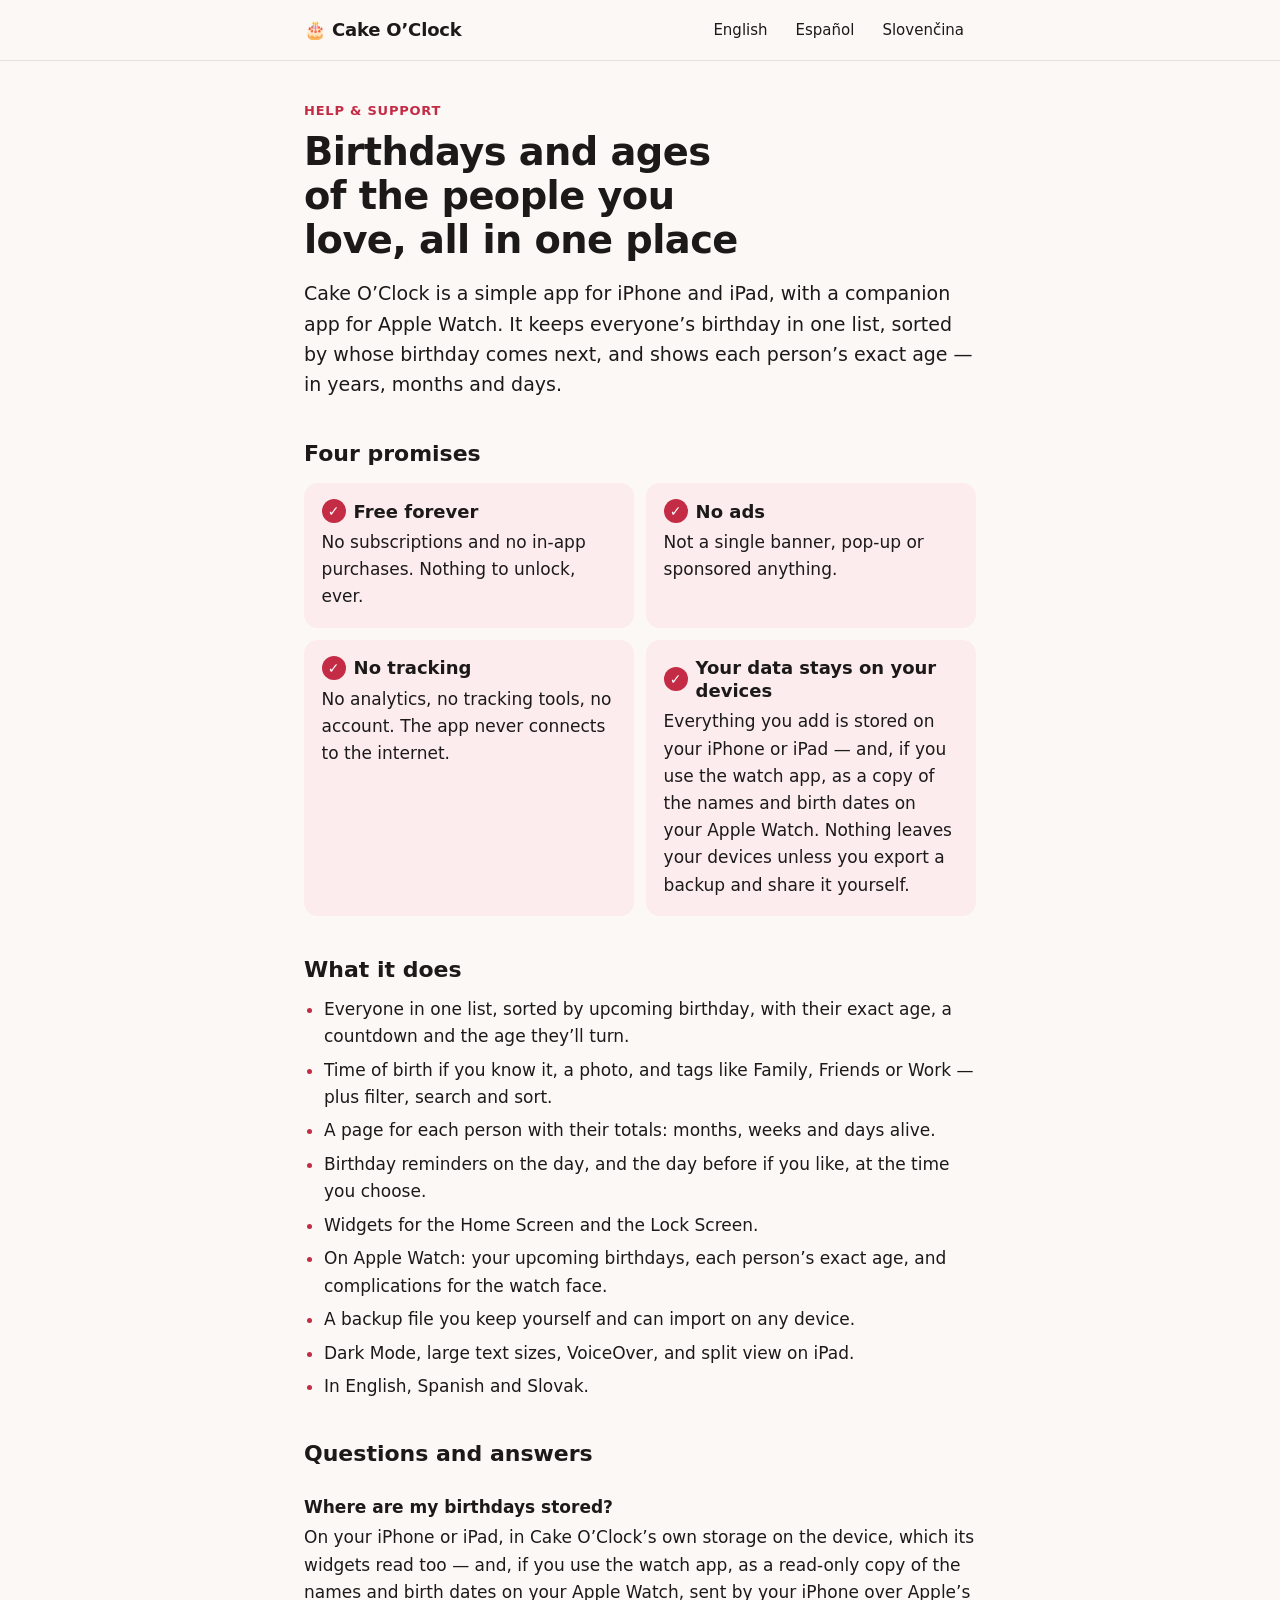
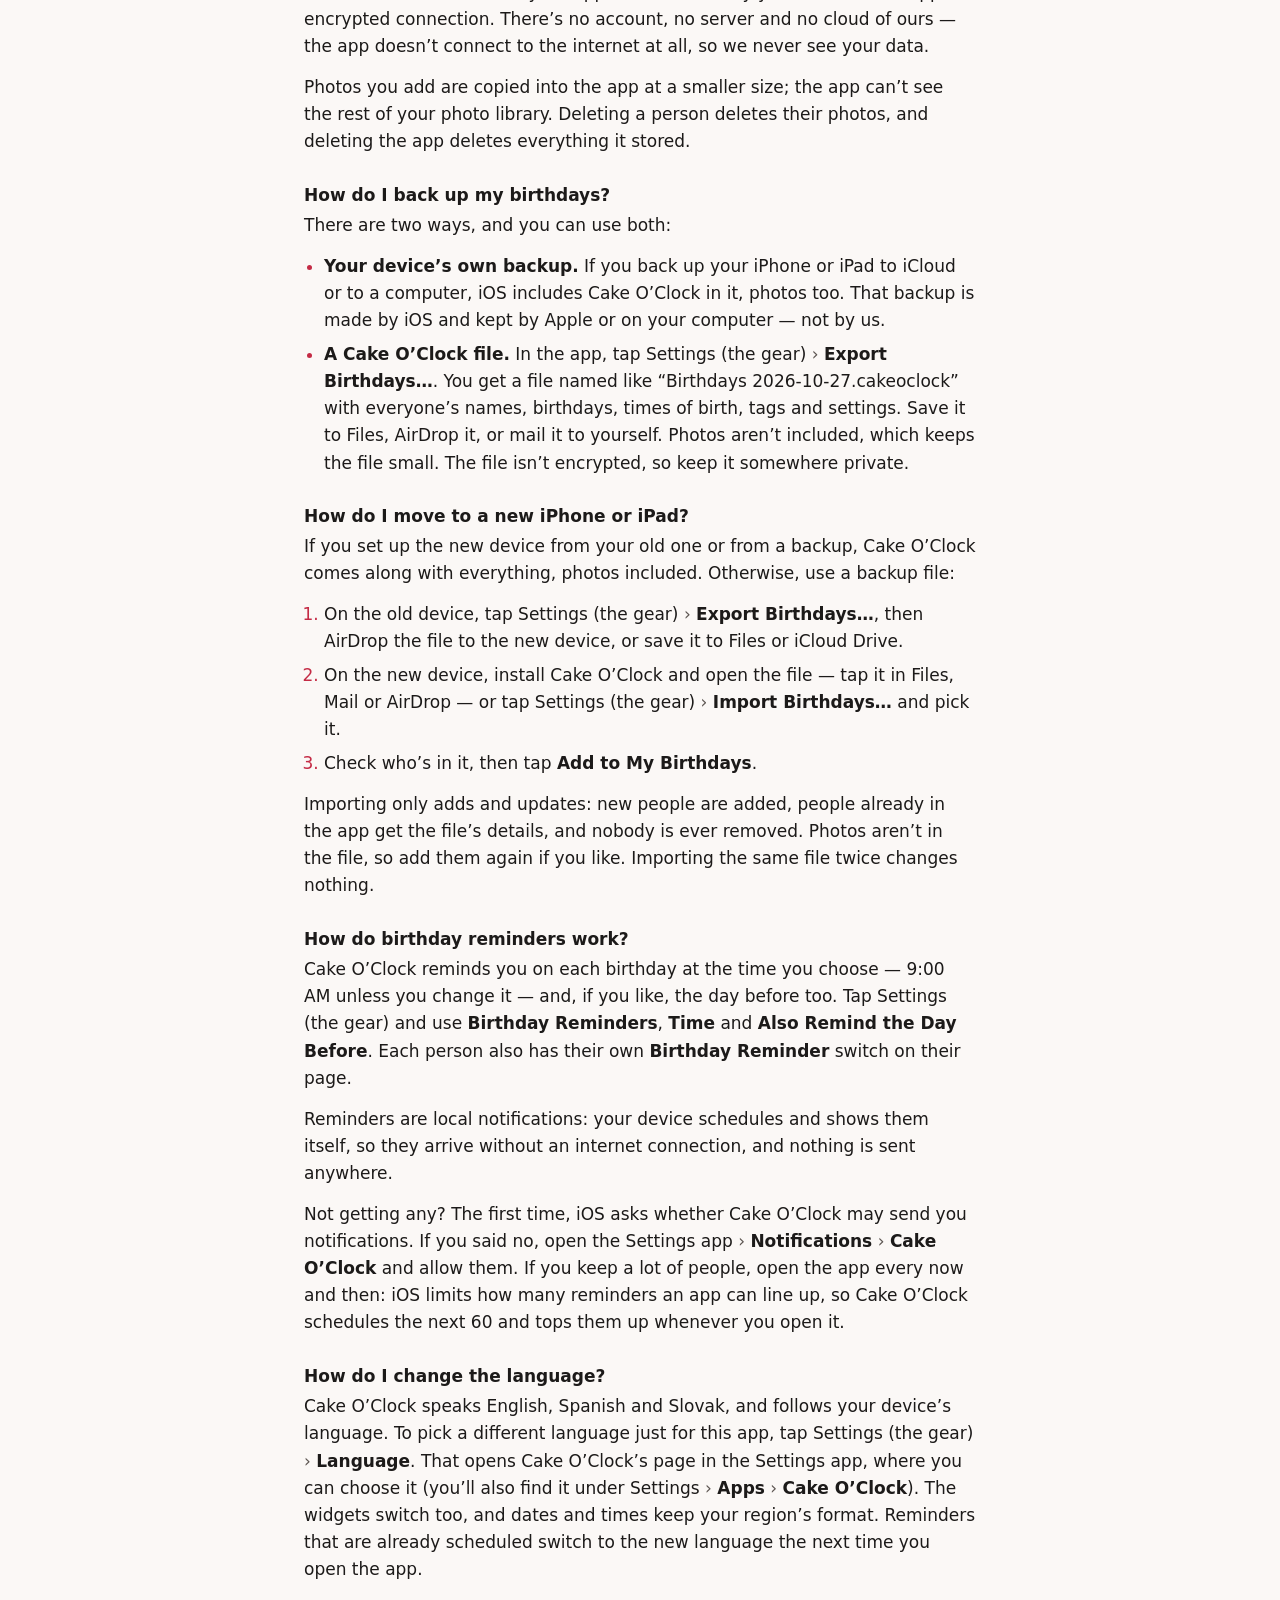
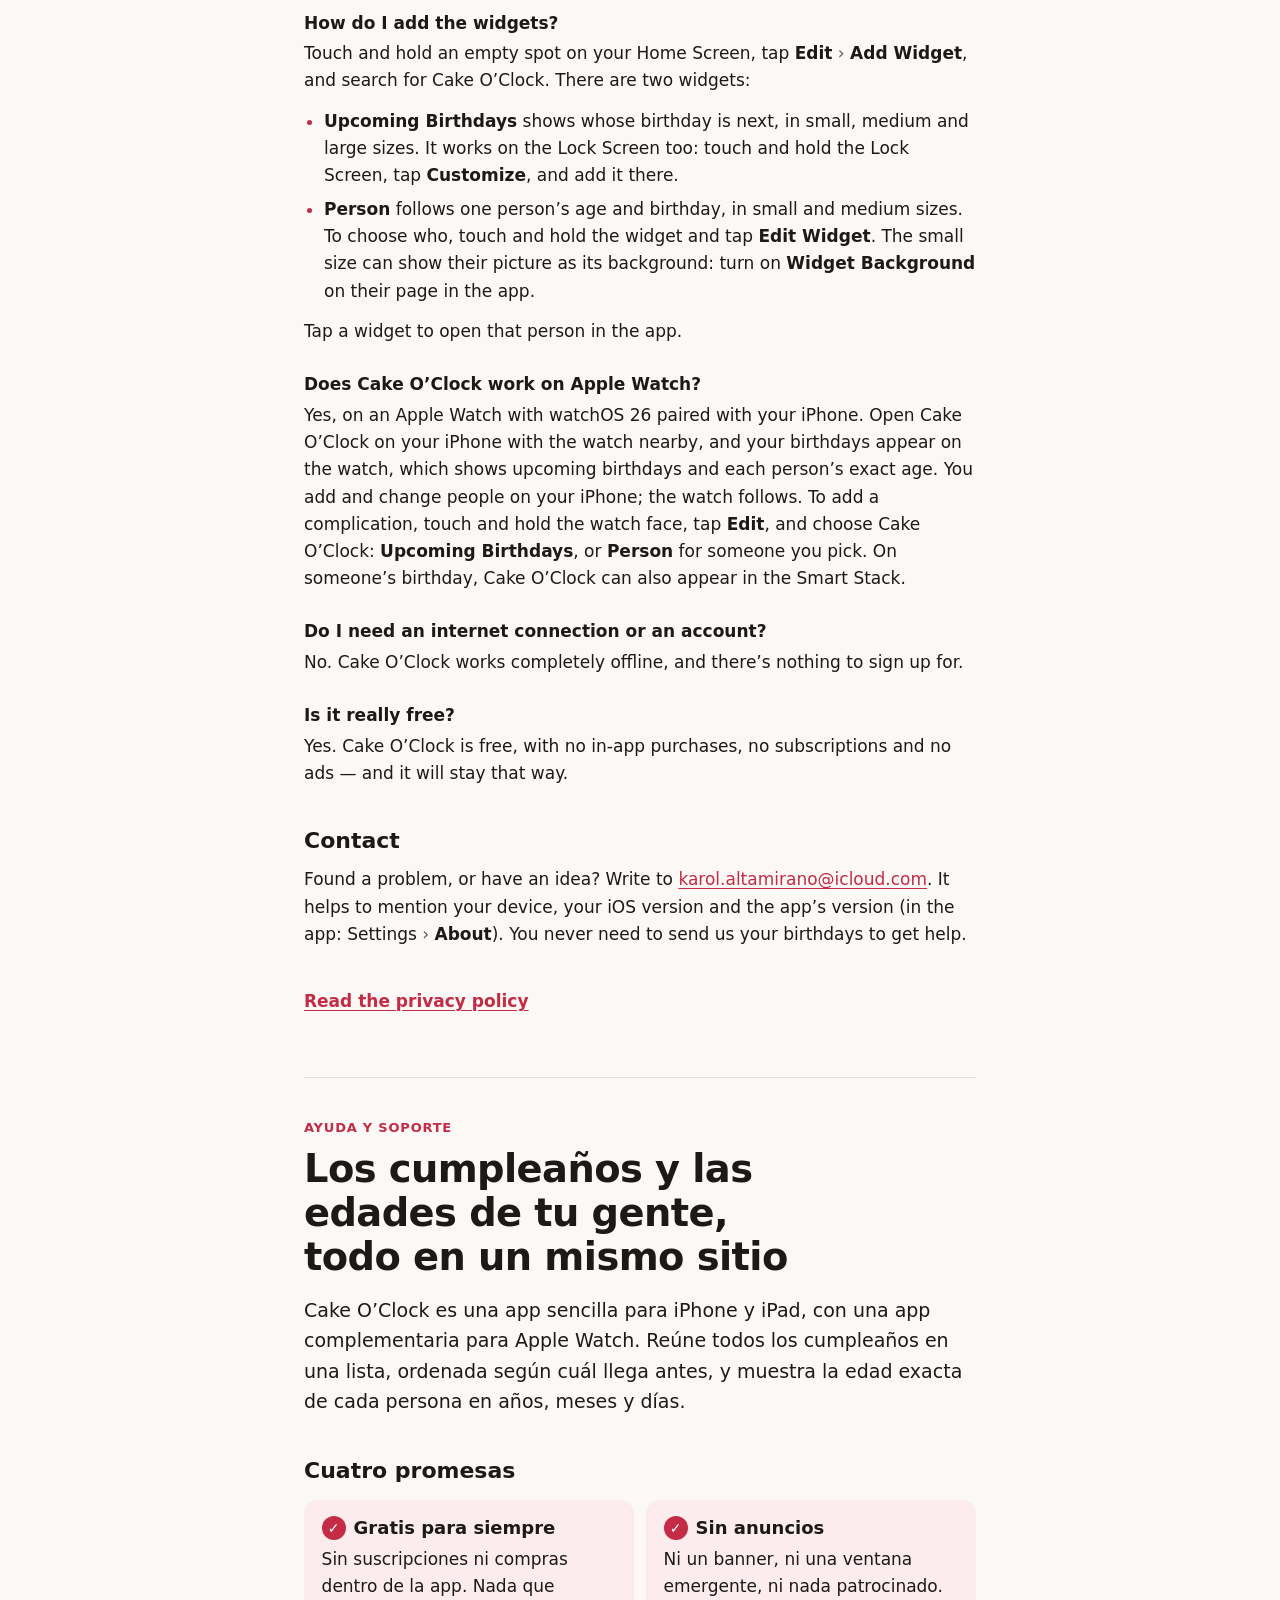
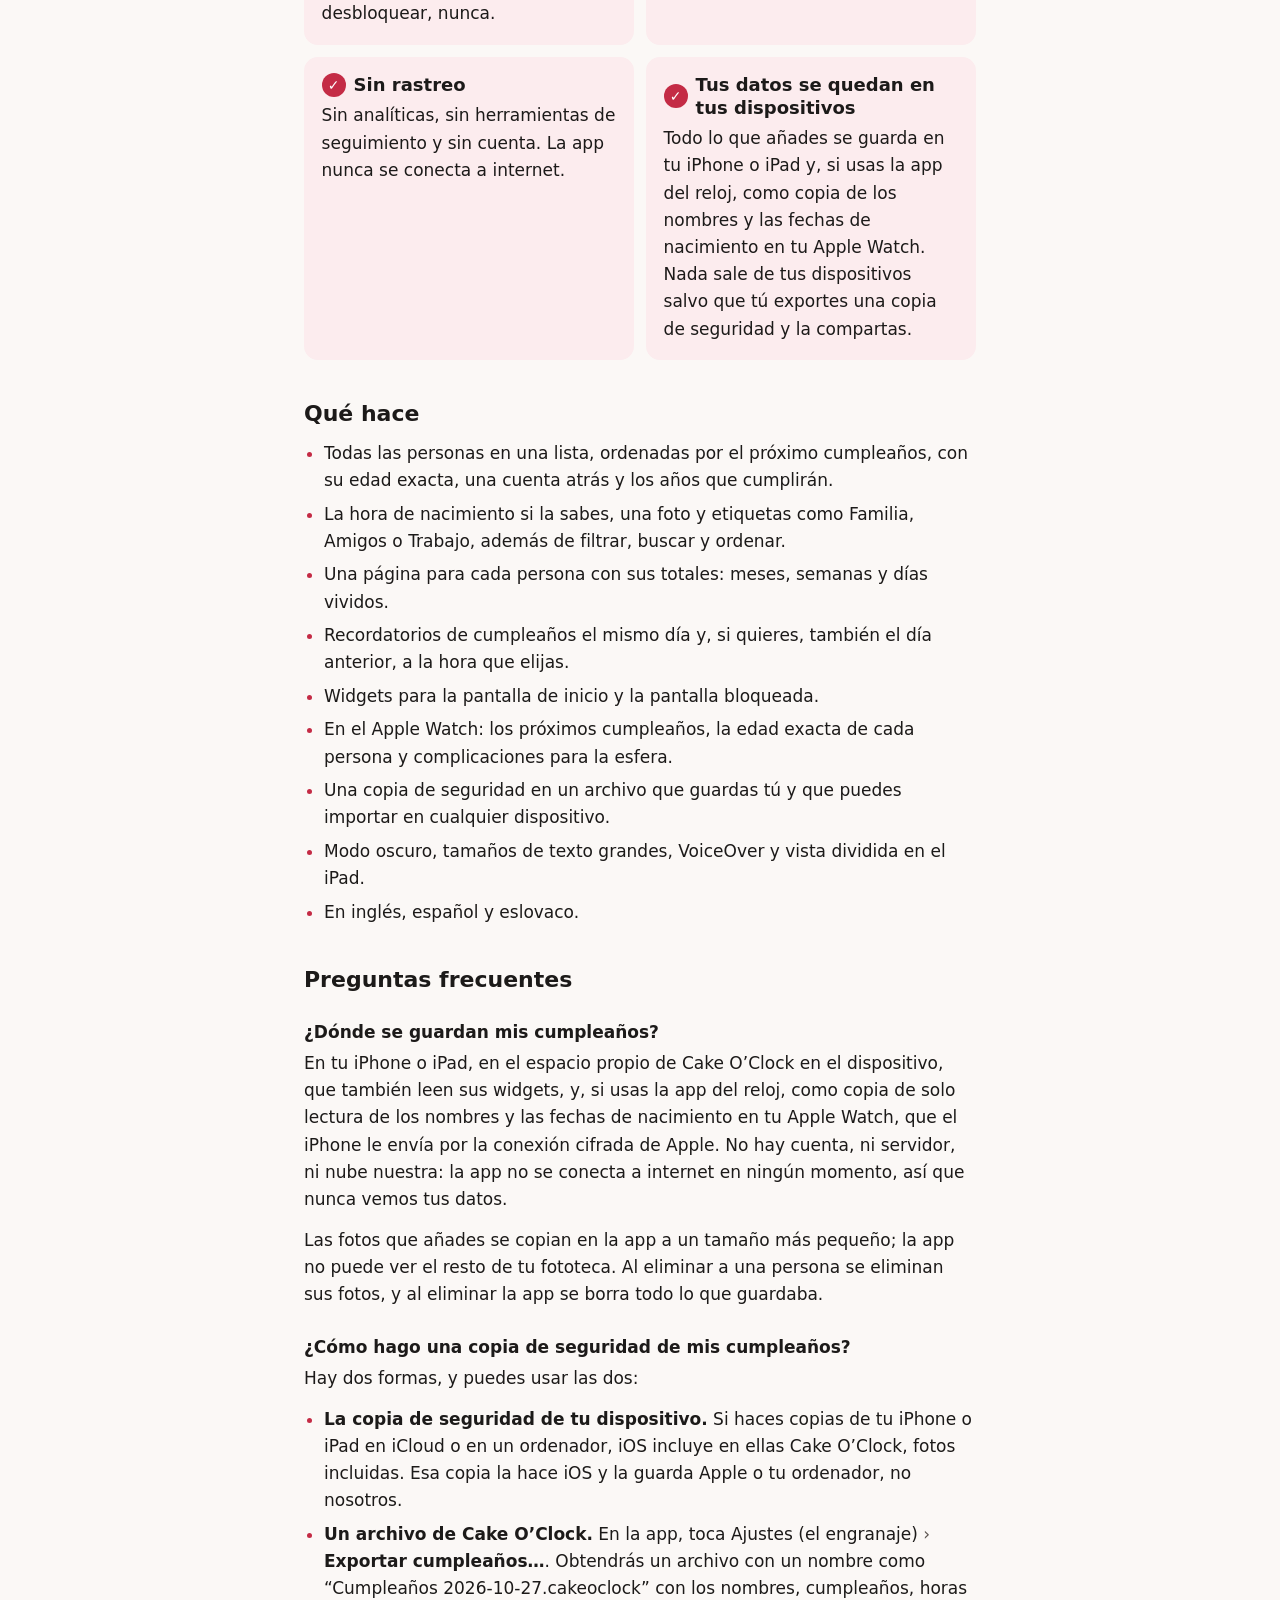
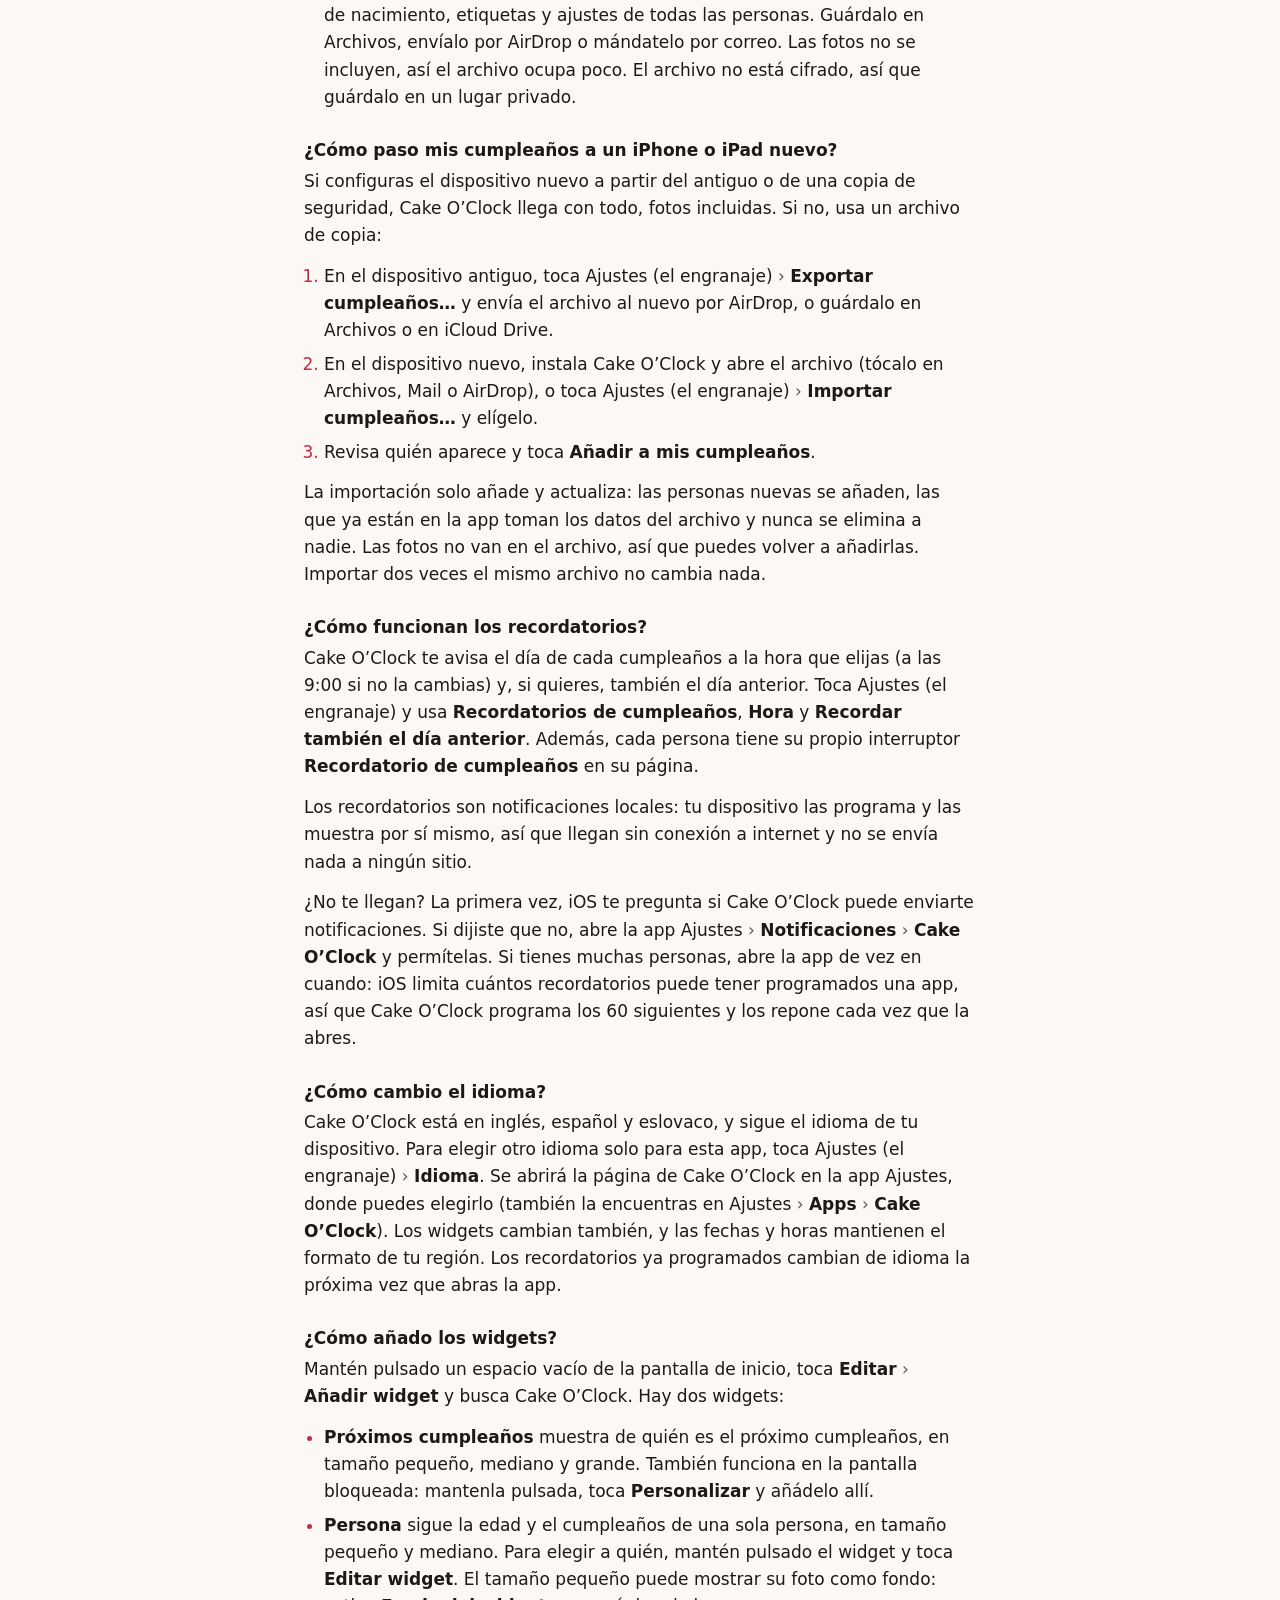
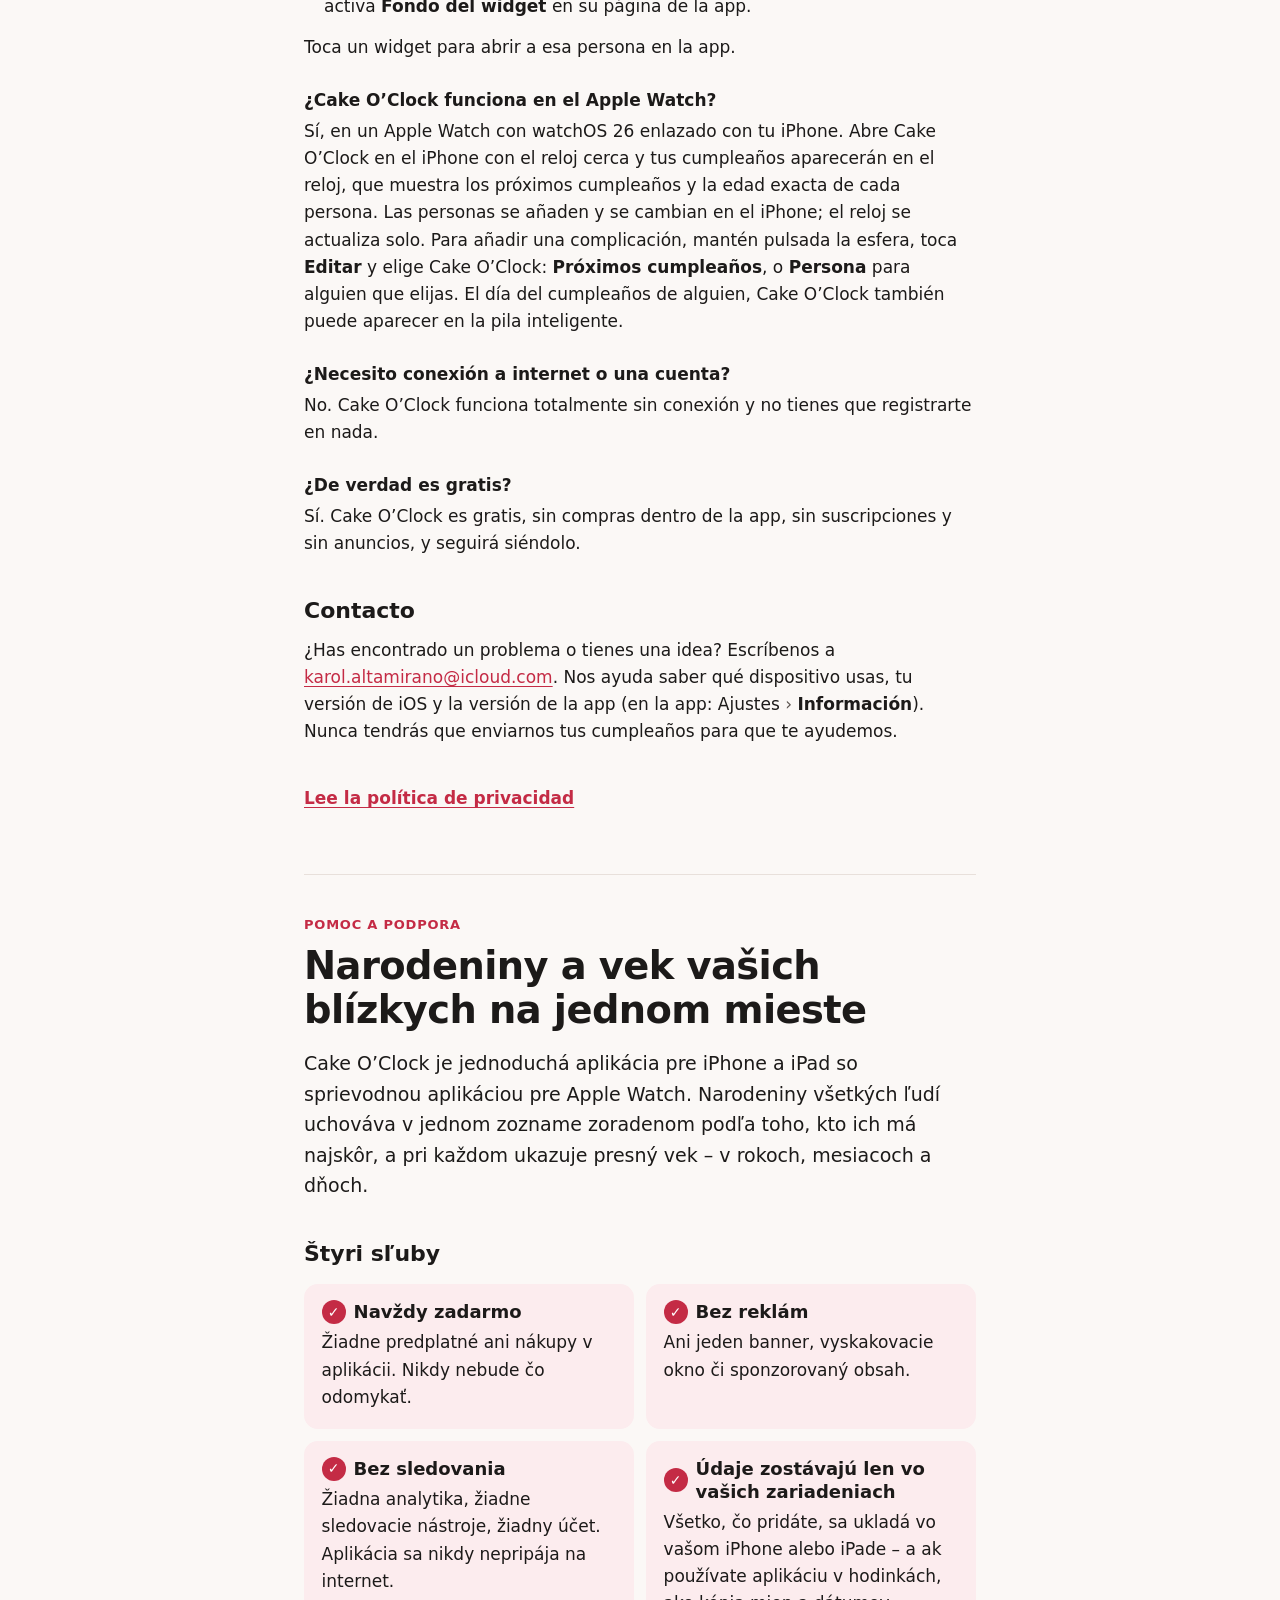
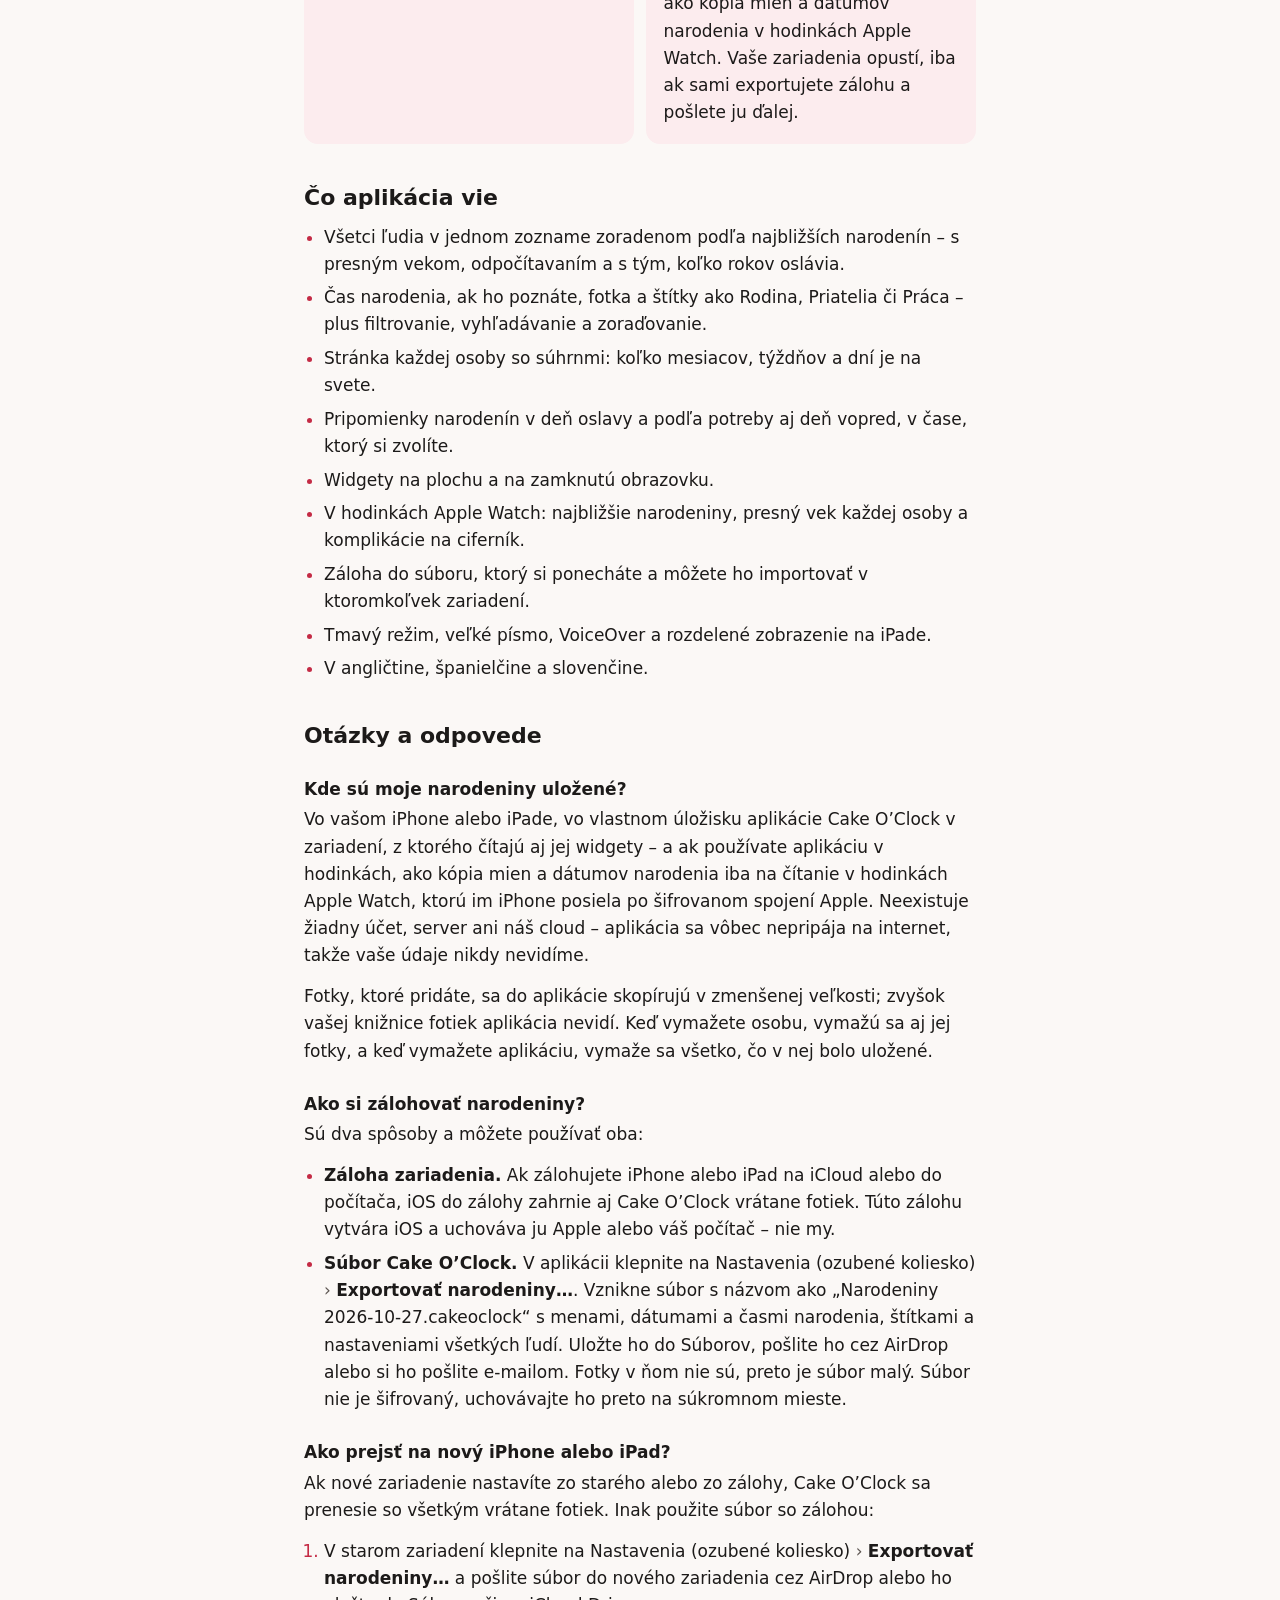
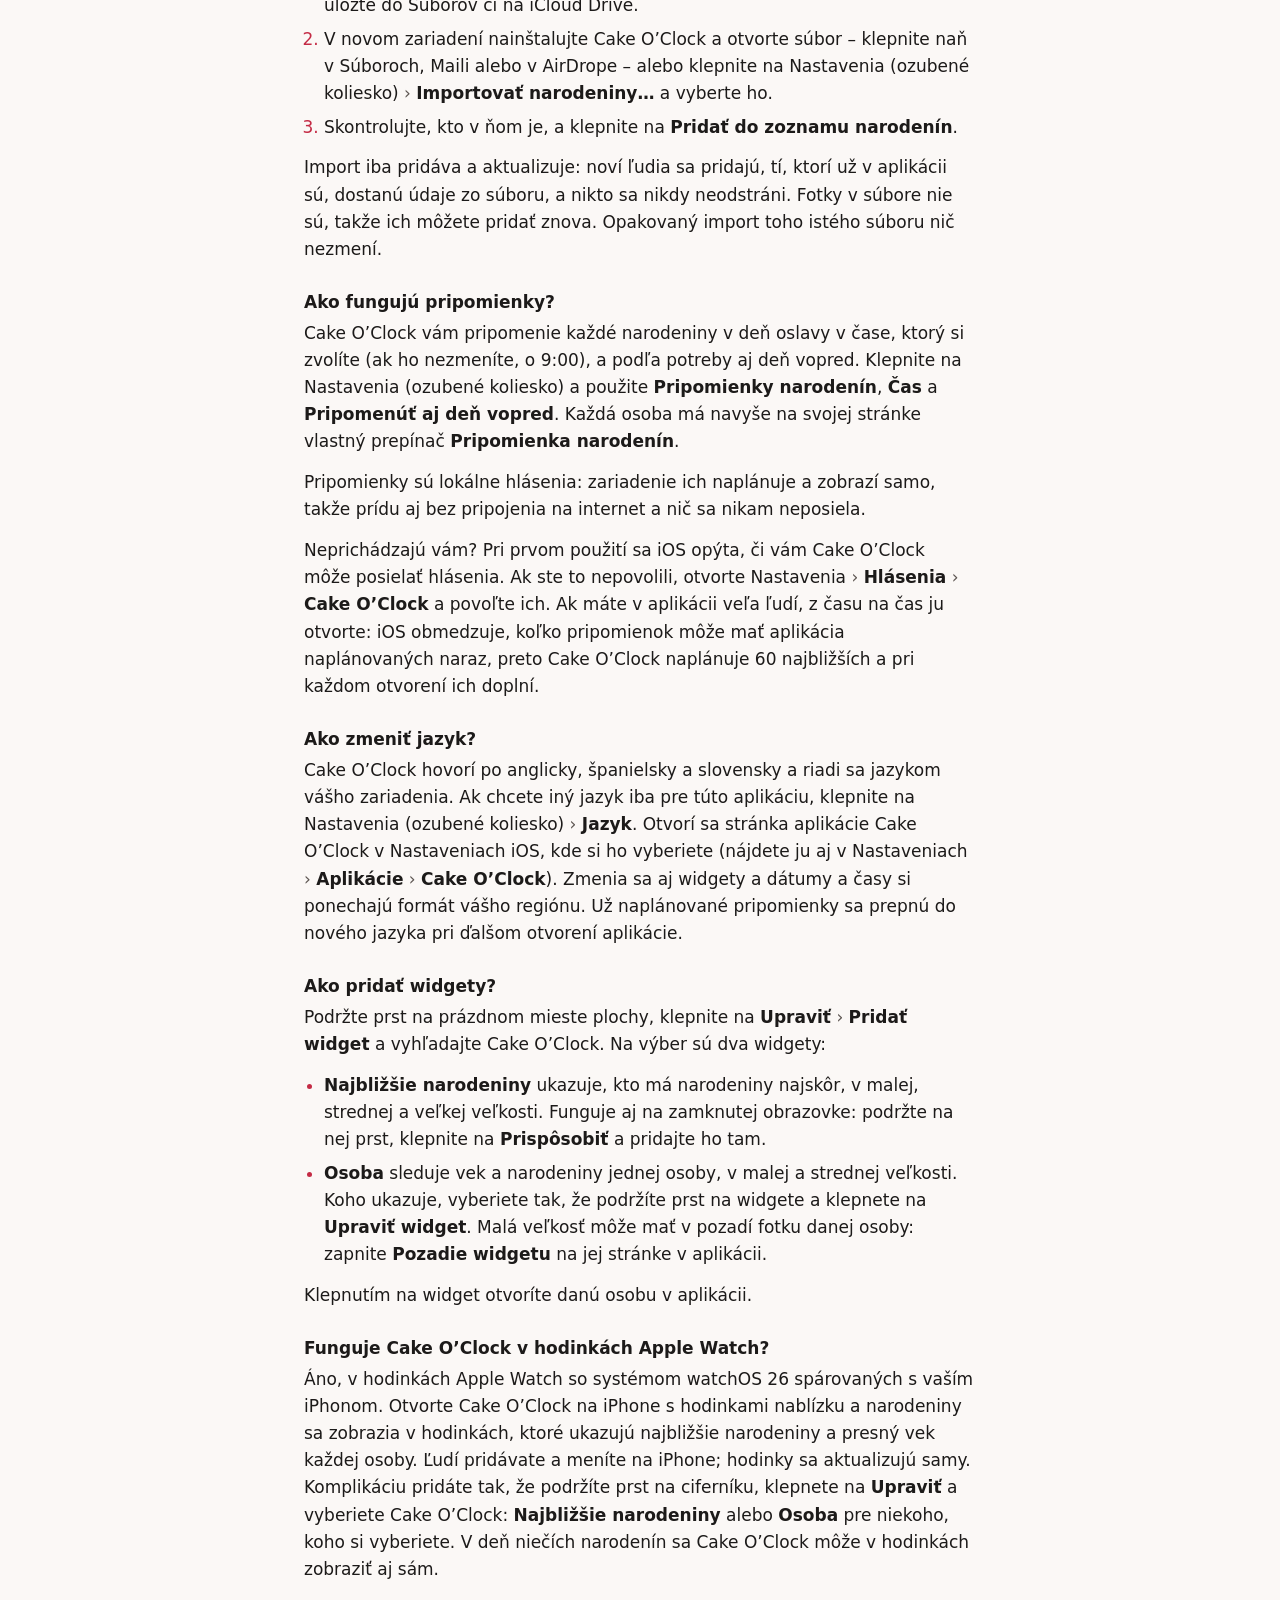
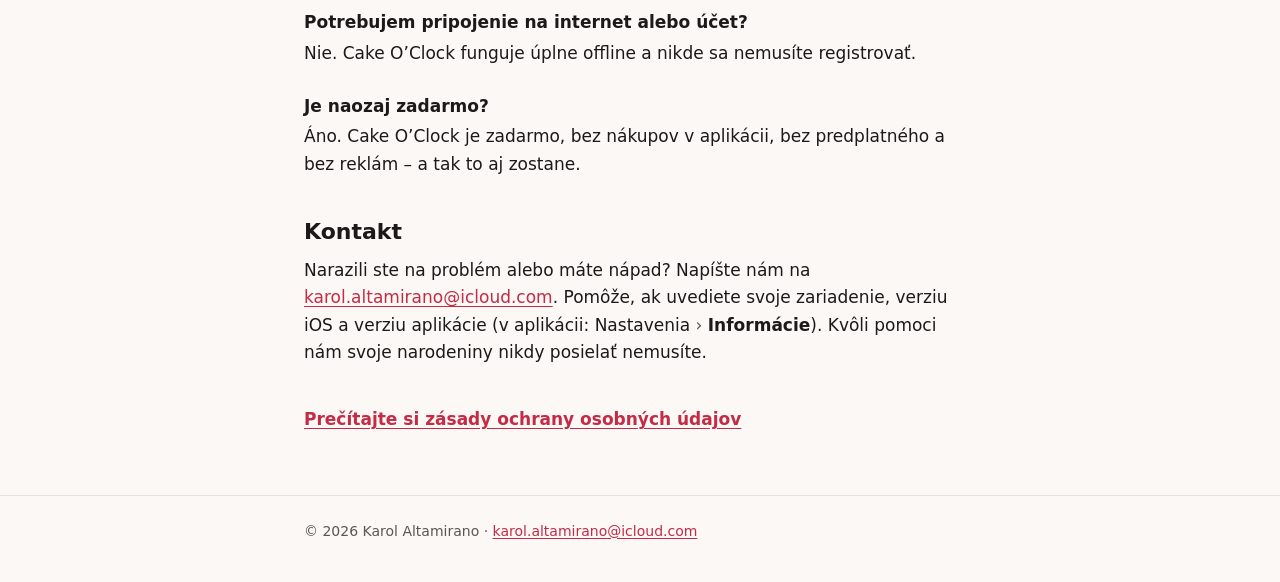
<file: cake-oclock/index.html>
<!doctype html>
<html lang="en">
<head>
<meta charset="utf-8">
<meta http-equiv="Content-Security-Policy" content="default-src 'none'; style-src 'self'; img-src data:; script-src 'sha256-N5DJVS61CTNhJYS8jGOUVEd6axPyo+72Nivdk3tEoIU='; base-uri 'none'; form-action 'none'">
<meta name="viewport" content="width=device-width, initial-scale=1">
<meta name="color-scheme" content="light dark">
<meta name="referrer" content="no-referrer">
<meta name="description" content="Cake O’Clock keeps the birthdays and exact ages of the people you love on your iPhone, iPad and Apple Watch. Free forever, no ads, no tracking — your data stays on your own devices.">
<title>Cake O’Clock — Help &amp; Support</title>
<link rel="icon" href="data:image/svg+xml,%3Csvg xmlns='http://www.w3.org/2000/svg' viewBox='0 0 100 100'%3E%3Ctext y='.9em' font-size='90'%3E%F0%9F%8E%82%3C/text%3E%3C/svg%3E">
<link rel="stylesheet" href="style.css">
</head>
<body>

<header class="site">
  <div class="wrap bar">
    <h1 class="brand"><span aria-hidden="true">🎂</span> Cake O’Clock</h1>
    <nav class="langs" aria-label="Language · Idioma · Jazyk">
      <ul>
        <li><a href="#en" hreflang="en" lang="en">English</a></li>
        <li><a href="#es" hreflang="es" lang="es">Español</a></li>
        <li><a href="#sk" hreflang="sk" lang="sk">Slovenčina</a></li>
      </ul>
    </nav>
  </div>
</header>

<main class="wrap">

<!-- ============================== English ============================== -->
<section id="en" lang="en" data-title="Cake O’Clock — Help &amp; Support" aria-labelledby="en-title">
  <p class="kicker">Help &amp; Support</p>
  <h2 id="en-title">Birthdays and ages of the people you love, all in one place</h2>
  <p class="lede">Cake O’Clock is a simple app for iPhone and iPad, with a companion app for Apple Watch. It keeps everyone’s birthday in one list, sorted by whose birthday comes next, and shows each person’s exact age — in years, months and days.</p>

  <h3>Four promises</h3>
  <ul class="promises">
    <li><h4>Free forever</h4><p>No subscriptions and no in-app purchases. Nothing to unlock, ever.</p></li>
    <li><h4>No ads</h4><p>Not a single banner, pop-up or sponsored anything.</p></li>
    <li><h4>No tracking</h4><p>No analytics, no tracking tools, no account. The app never connects to the internet.</p></li>
    <li><h4>Your data stays on your devices</h4><p>Everything you add is stored on your iPhone or iPad — and, if you use the watch app, as a copy of the names and birth dates on your Apple Watch. Nothing leaves your devices unless you export a backup and share it yourself.</p></li>
  </ul>

  <h3>What it does</h3>
  <ul>
    <li>Everyone in one list, sorted by upcoming birthday, with their exact age, a countdown and the age they’ll turn.</li>
    <li>Time of birth if you know it, a photo, and tags like Family, Friends or Work — plus filter, search and sort.</li>
    <li>A page for each person with their totals: months, weeks and days alive.</li>
    <li>Birthday reminders on the day, and the day before if you like, at the time you choose.</li>
    <li>Widgets for the Home Screen and the Lock Screen.</li>
    <li>On Apple Watch: your upcoming birthdays, each person’s exact age, and complications for the watch face.</li>
    <li>A backup file you keep yourself and can import on any device.</li>
    <li>Dark Mode, large text sizes, VoiceOver, and split view on iPad.</li>
    <li>In English, Spanish and Slovak.</li>
  </ul>

  <h3>Questions and answers</h3>

  <h4>Where are my birthdays stored?</h4>
  <p>On your iPhone or iPad, in Cake O’Clock’s own storage on the device, which its widgets read too — and, if you use the watch app, as a read-only copy of the names and birth dates on your Apple Watch, sent by your iPhone over Apple’s encrypted connection. There’s no account, no server and no cloud of ours — the app doesn’t connect to the internet at all, so we never see your data.</p>
  <p>Photos you add are copied into the app at a smaller size; the app can’t see the rest of your photo library. Deleting a person deletes their photos, and deleting the app deletes everything it stored.</p>

  <h4>How do I back up my birthdays?</h4>
  <p>There are two ways, and you can use both:</p>
  <ul>
    <li><strong>Your device’s own backup.</strong> If you back up your iPhone or iPad to iCloud or to a computer, iOS includes Cake O’Clock in it, photos too. That backup is made by iOS and kept by Apple or on your computer — not by us.</li>
    <li><strong>A Cake O’Clock file.</strong> In the app, tap Settings (the gear) <span class="arr" aria-hidden="true">›</span> <b>Export Birthdays…</b>. You get a file named like “Birthdays 2026-10-27.cakeoclock” with everyone’s names, birthdays, times of birth, tags and settings. Save it to Files, AirDrop it, or mail it to yourself. Photos aren’t included, which keeps the file small. The file isn’t encrypted, so keep it somewhere private.</li>
  </ul>

  <h4>How do I move to a new iPhone or iPad?</h4>
  <p>If you set up the new device from your old one or from a backup, Cake O’Clock comes along with everything, photos included. Otherwise, use a backup file:</p>
  <ol>
    <li>On the old device, tap Settings (the gear) <span class="arr" aria-hidden="true">›</span> <b>Export Birthdays…</b>, then AirDrop the file to the new device, or save it to Files or iCloud Drive.</li>
    <li>On the new device, install Cake O’Clock and open the file — tap it in Files, Mail or AirDrop — or tap Settings (the gear) <span class="arr" aria-hidden="true">›</span> <b>Import Birthdays…</b> and pick it.</li>
    <li>Check who’s in it, then tap <b>Add to My Birthdays</b>.</li>
  </ol>
  <p>Importing only adds and updates: new people are added, people already in the app get the file’s details, and nobody is ever removed. Photos aren’t in the file, so add them again if you like. Importing the same file twice changes nothing.</p>

  <h4>How do birthday reminders work?</h4>
  <p>Cake O’Clock reminds you on each birthday at the time you choose — 9:00 AM unless you change it — and, if you like, the day before too. Tap Settings (the gear) and use <b>Birthday Reminders</b>, <b>Time</b> and <b>Also Remind the Day Before</b>. Each person also has their own <b>Birthday Reminder</b> switch on their page.</p>
  <p>Reminders are local notifications: your device schedules and shows them itself, so they arrive without an internet connection, and nothing is sent anywhere.</p>
  <p>Not getting any? The first time, iOS asks whether Cake O’Clock may send you notifications. If you said no, open the Settings app <span class="arr" aria-hidden="true">›</span> <b>Notifications</b> <span class="arr" aria-hidden="true">›</span> <b>Cake O’Clock</b> and allow them. If you keep a lot of people, open the app every now and then: iOS limits how many reminders an app can line up, so Cake O’Clock schedules the next 60 and tops them up whenever you open it.</p>

  <h4>How do I change the language?</h4>
  <p>Cake O’Clock speaks English, Spanish and Slovak, and follows your device’s language. To pick a different language just for this app, tap Settings (the gear) <span class="arr" aria-hidden="true">›</span> <b>Language</b>. That opens Cake O’Clock’s page in the Settings app, where you can choose it (you’ll also find it under Settings <span class="arr" aria-hidden="true">›</span> <b>Apps</b> <span class="arr" aria-hidden="true">›</span> <b>Cake O’Clock</b>). The widgets switch too, and dates and times keep your region’s format. Reminders that are already scheduled switch to the new language the next time you open the app.</p>

  <h4>How do I add the widgets?</h4>
  <p>Touch and hold an empty spot on your Home Screen, tap <b>Edit</b> <span class="arr" aria-hidden="true">›</span> <b>Add Widget</b>, and search for Cake O’Clock. There are two widgets:</p>
  <ul>
    <li><strong>Upcoming Birthdays</strong> shows whose birthday is next, in small, medium and large sizes. It works on the Lock Screen too: touch and hold the Lock Screen, tap <b>Customize</b>, and add it there.</li>
    <li><strong>Person</strong> follows one person’s age and birthday, in small and medium sizes. To choose who, touch and hold the widget and tap <b>Edit Widget</b>. The small size can show their picture as its background: turn on <b>Widget Background</b> on their page in the app.</li>
  </ul>
  <p>Tap a widget to open that person in the app.</p>

  <h4>Does Cake O’Clock work on Apple Watch?</h4>
  <p>Yes, on an Apple Watch with watchOS 26 paired with your iPhone. Open Cake O’Clock on your iPhone with the watch nearby, and your birthdays appear on the watch, which shows upcoming birthdays and each person’s exact age. You add and change people on your iPhone; the watch follows. To add a complication, touch and hold the watch face, tap <b>Edit</b>, and choose Cake O’Clock: <b>Upcoming Birthdays</b>, or <b>Person</b> for someone you pick. On someone’s birthday, Cake O’Clock can also appear in the Smart Stack.</p>

  <h4>Do I need an internet connection or an account?</h4>
  <p>No. Cake O’Clock works completely offline, and there’s nothing to sign up for.</p>

  <h4>Is it really free?</h4>
  <p>Yes. Cake O’Clock is free, with no in-app purchases, no subscriptions and no ads — and it will stay that way.</p>

  <h3>Contact</h3>
  <p>Found a problem, or have an idea? Write to <a href="mailto:karol.altamirano@icloud.com">karol.altamirano@icloud.com</a>. It helps to mention your device, your iOS version and the app’s version (in the app: Settings <span class="arr" aria-hidden="true">›</span> <b>About</b>). You never need to send us your birthdays to get help.</p>

  <p class="more"><a href="privacy.html#en">Read the privacy policy</a></p>
</section>

<!-- ============================== Español ============================== -->
<section id="es" lang="es" data-title="Cake O’Clock — Ayuda y soporte" aria-labelledby="es-title">
  <p class="kicker">Ayuda y soporte</p>
  <h2 id="es-title">Los cumpleaños y las edades de tu gente, todo en un mismo sitio</h2>
  <p class="lede">Cake O’Clock es una app sencilla para iPhone y iPad, con una app complementaria para Apple Watch. Reúne todos los cumpleaños en una lista, ordenada según cuál llega antes, y muestra la edad exacta de cada persona en años, meses y días.</p>

  <h3>Cuatro promesas</h3>
  <ul class="promises">
    <li><h4>Gratis para siempre</h4><p>Sin suscripciones ni compras dentro de la app. Nada que desbloquear, nunca.</p></li>
    <li><h4>Sin anuncios</h4><p>Ni un banner, ni una ventana emergente, ni nada patrocinado.</p></li>
    <li><h4>Sin rastreo</h4><p>Sin analíticas, sin herramientas de seguimiento y sin cuenta. La app nunca se conecta a internet.</p></li>
    <li><h4>Tus datos se quedan en tus dispositivos</h4><p>Todo lo que añades se guarda en tu iPhone o iPad y, si usas la app del reloj, como copia de los nombres y las fechas de nacimiento en tu Apple Watch. Nada sale de tus dispositivos salvo que tú exportes una copia de seguridad y la compartas.</p></li>
  </ul>

  <h3>Qué hace</h3>
  <ul>
    <li>Todas las personas en una lista, ordenadas por el próximo cumpleaños, con su edad exacta, una cuenta atrás y los años que cumplirán.</li>
    <li>La hora de nacimiento si la sabes, una foto y etiquetas como Familia, Amigos o Trabajo, además de filtrar, buscar y ordenar.</li>
    <li>Una página para cada persona con sus totales: meses, semanas y días vividos.</li>
    <li>Recordatorios de cumpleaños el mismo día y, si quieres, también el día anterior, a la hora que elijas.</li>
    <li>Widgets para la pantalla de inicio y la pantalla bloqueada.</li>
    <li>En el Apple Watch: los próximos cumpleaños, la edad exacta de cada persona y complicaciones para la esfera.</li>
    <li>Una copia de seguridad en un archivo que guardas tú y que puedes importar en cualquier dispositivo.</li>
    <li>Modo oscuro, tamaños de texto grandes, VoiceOver y vista dividida en el iPad.</li>
    <li>En inglés, español y eslovaco.</li>
  </ul>

  <h3>Preguntas frecuentes</h3>

  <h4>¿Dónde se guardan mis cumpleaños?</h4>
  <p>En tu iPhone o iPad, en el espacio propio de Cake O’Clock en el dispositivo, que también leen sus widgets, y, si usas la app del reloj, como copia de solo lectura de los nombres y las fechas de nacimiento en tu Apple Watch, que el iPhone le envía por la conexión cifrada de Apple. No hay cuenta, ni servidor, ni nube nuestra: la app no se conecta a internet en ningún momento, así que nunca vemos tus datos.</p>
  <p>Las fotos que añades se copian en la app a un tamaño más pequeño; la app no puede ver el resto de tu fototeca. Al eliminar a una persona se eliminan sus fotos, y al eliminar la app se borra todo lo que guardaba.</p>

  <h4>¿Cómo hago una copia de seguridad de mis cumpleaños?</h4>
  <p>Hay dos formas, y puedes usar las dos:</p>
  <ul>
    <li><strong>La copia de seguridad de tu dispositivo.</strong> Si haces copias de tu iPhone o iPad en iCloud o en un ordenador, iOS incluye en ellas Cake O’Clock, fotos incluidas. Esa copia la hace iOS y la guarda Apple o tu ordenador, no nosotros.</li>
    <li><strong>Un archivo de Cake O’Clock.</strong> En la app, toca Ajustes (el engranaje) <span class="arr" aria-hidden="true">›</span> <b>Exportar cumpleaños…</b>. Obtendrás un archivo con un nombre como “Cumpleaños 2026-10-27.cakeoclock” con los nombres, cumpleaños, horas de nacimiento, etiquetas y ajustes de todas las personas. Guárdalo en Archivos, envíalo por AirDrop o mándatelo por correo. Las fotos no se incluyen, así el archivo ocupa poco. El archivo no está cifrado, así que guárdalo en un lugar privado.</li>
  </ul>

  <h4>¿Cómo paso mis cumpleaños a un iPhone o iPad nuevo?</h4>
  <p>Si configuras el dispositivo nuevo a partir del antiguo o de una copia de seguridad, Cake O’Clock llega con todo, fotos incluidas. Si no, usa un archivo de copia:</p>
  <ol>
    <li>En el dispositivo antiguo, toca Ajustes (el engranaje) <span class="arr" aria-hidden="true">›</span> <b>Exportar cumpleaños…</b> y envía el archivo al nuevo por AirDrop, o guárdalo en Archivos o en iCloud Drive.</li>
    <li>En el dispositivo nuevo, instala Cake O’Clock y abre el archivo (tócalo en Archivos, Mail o AirDrop), o toca Ajustes (el engranaje) <span class="arr" aria-hidden="true">›</span> <b>Importar cumpleaños…</b> y elígelo.</li>
    <li>Revisa quién aparece y toca <b>Añadir a mis cumpleaños</b>.</li>
  </ol>
  <p>La importación solo añade y actualiza: las personas nuevas se añaden, las que ya están en la app toman los datos del archivo y nunca se elimina a nadie. Las fotos no van en el archivo, así que puedes volver a añadirlas. Importar dos veces el mismo archivo no cambia nada.</p>

  <h4>¿Cómo funcionan los recordatorios?</h4>
  <p>Cake O’Clock te avisa el día de cada cumpleaños a la hora que elijas (a las 9:00 si no la cambias) y, si quieres, también el día anterior. Toca Ajustes (el engranaje) y usa <b>Recordatorios de cumpleaños</b>, <b>Hora</b> y <b>Recordar también el día anterior</b>. Además, cada persona tiene su propio interruptor <b>Recordatorio de cumpleaños</b> en su página.</p>
  <p>Los recordatorios son notificaciones locales: tu dispositivo las programa y las muestra por sí mismo, así que llegan sin conexión a internet y no se envía nada a ningún sitio.</p>
  <p>¿No te llegan? La primera vez, iOS te pregunta si Cake O’Clock puede enviarte notificaciones. Si dijiste que no, abre la app Ajustes <span class="arr" aria-hidden="true">›</span> <b>Notificaciones</b> <span class="arr" aria-hidden="true">›</span> <b>Cake O’Clock</b> y permítelas. Si tienes muchas personas, abre la app de vez en cuando: iOS limita cuántos recordatorios puede tener programados una app, así que Cake O’Clock programa los 60 siguientes y los repone cada vez que la abres.</p>

  <h4>¿Cómo cambio el idioma?</h4>
  <p>Cake O’Clock está en inglés, español y eslovaco, y sigue el idioma de tu dispositivo. Para elegir otro idioma solo para esta app, toca Ajustes (el engranaje) <span class="arr" aria-hidden="true">›</span> <b>Idioma</b>. Se abrirá la página de Cake O’Clock en la app Ajustes, donde puedes elegirlo (también la encuentras en Ajustes <span class="arr" aria-hidden="true">›</span> <b>Apps</b> <span class="arr" aria-hidden="true">›</span> <b>Cake O’Clock</b>). Los widgets cambian también, y las fechas y horas mantienen el formato de tu región. Los recordatorios ya programados cambian de idioma la próxima vez que abras la app.</p>

  <h4>¿Cómo añado los widgets?</h4>
  <p>Mantén pulsado un espacio vacío de la pantalla de inicio, toca <b>Editar</b> <span class="arr" aria-hidden="true">›</span> <b>Añadir widget</b> y busca Cake O’Clock. Hay dos widgets:</p>
  <ul>
    <li><strong>Próximos cumpleaños</strong> muestra de quién es el próximo cumpleaños, en tamaño pequeño, mediano y grande. También funciona en la pantalla bloqueada: mantenla pulsada, toca <b>Personalizar</b> y añádelo allí.</li>
    <li><strong>Persona</strong> sigue la edad y el cumpleaños de una sola persona, en tamaño pequeño y mediano. Para elegir a quién, mantén pulsado el widget y toca <b>Editar widget</b>. El tamaño pequeño puede mostrar su foto como fondo: activa <b>Fondo del widget</b> en su página de la app.</li>
  </ul>
  <p>Toca un widget para abrir a esa persona en la app.</p>

  <h4>¿Cake O’Clock funciona en el Apple Watch?</h4>
  <p>Sí, en un Apple Watch con watchOS 26 enlazado con tu iPhone. Abre Cake O’Clock en el iPhone con el reloj cerca y tus cumpleaños aparecerán en el reloj, que muestra los próximos cumpleaños y la edad exacta de cada persona. Las personas se añaden y se cambian en el iPhone; el reloj se actualiza solo. Para añadir una complicación, mantén pulsada la esfera, toca <b>Editar</b> y elige Cake O’Clock: <b>Próximos cumpleaños</b>, o <b>Persona</b> para alguien que elijas. El día del cumpleaños de alguien, Cake O’Clock también puede aparecer en la pila inteligente.</p>

  <h4>¿Necesito conexión a internet o una cuenta?</h4>
  <p>No. Cake O’Clock funciona totalmente sin conexión y no tienes que registrarte en nada.</p>

  <h4>¿De verdad es gratis?</h4>
  <p>Sí. Cake O’Clock es gratis, sin compras dentro de la app, sin suscripciones y sin anuncios, y seguirá siéndolo.</p>

  <h3>Contacto</h3>
  <p>¿Has encontrado un problema o tienes una idea? Escríbenos a <a href="mailto:karol.altamirano@icloud.com">karol.altamirano@icloud.com</a>. Nos ayuda saber qué dispositivo usas, tu versión de iOS y la versión de la app (en la app: Ajustes <span class="arr" aria-hidden="true">›</span> <b>Información</b>). Nunca tendrás que enviarnos tus cumpleaños para que te ayudemos.</p>

  <p class="more"><a href="privacy.html#es">Lee la política de privacidad</a></p>
</section>

<!-- ============================== Slovenčina ============================== -->
<section id="sk" lang="sk" data-title="Cake O’Clock — Pomoc a podpora" aria-labelledby="sk-title">
  <p class="kicker">Pomoc a podpora</p>
  <h2 id="sk-title">Narodeniny a vek vašich blízkych na jednom mieste</h2>
  <p class="lede">Cake O’Clock je jednoduchá aplikácia pre iPhone a iPad so sprievodnou aplikáciou pre Apple Watch. Narodeniny všetkých ľudí uchováva v jednom zozname zoradenom podľa toho, kto ich má najskôr, a pri každom ukazuje presný vek – v rokoch, mesiacoch a dňoch.</p>

  <h3>Štyri sľuby</h3>
  <ul class="promises">
    <li><h4>Navždy zadarmo</h4><p>Žiadne predplatné ani nákupy v aplikácii. Nikdy nebude čo odomykať.</p></li>
    <li><h4>Bez reklám</h4><p>Ani jeden banner, vyskakovacie okno či sponzorovaný obsah.</p></li>
    <li><h4>Bez sledovania</h4><p>Žiadna analytika, žiadne sledovacie nástroje, žiadny účet. Aplikácia sa nikdy nepripája na internet.</p></li>
    <li><h4>Údaje zostávajú len vo vašich zariadeniach</h4><p>Všetko, čo pridáte, sa ukladá vo vašom iPhone alebo iPade – a ak používate aplikáciu v hodinkách, ako kópia mien a dátumov narodenia v hodinkách Apple Watch. Vaše zariadenia opustí, iba ak sami exportujete zálohu a pošlete ju ďalej.</p></li>
  </ul>

  <h3>Čo aplikácia vie</h3>
  <ul>
    <li>Všetci ľudia v jednom zozname zoradenom podľa najbližších narodenín – s presným vekom, odpočítavaním a s tým, koľko rokov oslávia.</li>
    <li>Čas narodenia, ak ho poznáte, fotka a štítky ako Rodina, Priatelia či Práca – plus filtrovanie, vyhľadávanie a zoraďovanie.</li>
    <li>Stránka každej osoby so súhrnmi: koľko mesiacov, týždňov a dní je na svete.</li>
    <li>Pripomienky narodenín v deň oslavy a podľa potreby aj deň vopred, v čase, ktorý si zvolíte.</li>
    <li>Widgety na plochu a na zamknutú obrazovku.</li>
    <li>V hodinkách Apple Watch: najbližšie narodeniny, presný vek každej osoby a komplikácie na ciferník.</li>
    <li>Záloha do súboru, ktorý si ponecháte a môžete ho importovať v ktoromkoľvek zariadení.</li>
    <li>Tmavý režim, veľké písmo, VoiceOver a rozdelené zobrazenie na iPade.</li>
    <li>V angličtine, španielčine a slovenčine.</li>
  </ul>

  <h3>Otázky a odpovede</h3>

  <h4>Kde sú moje narodeniny uložené?</h4>
  <p>Vo vašom iPhone alebo iPade, vo vlastnom úložisku aplikácie Cake O’Clock v zariadení, z ktorého čítajú aj jej widgety – a ak používate aplikáciu v hodinkách, ako kópia mien a dátumov narodenia iba na čítanie v hodinkách Apple Watch, ktorú im iPhone posiela po šifrovanom spojení Apple. Neexistuje žiadny účet, server ani náš cloud – aplikácia sa vôbec nepripája na internet, takže vaše údaje nikdy nevidíme.</p>
  <p>Fotky, ktoré pridáte, sa do aplikácie skopírujú v zmenšenej veľkosti; zvyšok vašej knižnice fotiek aplikácia nevidí. Keď vymažete osobu, vymažú sa aj jej fotky, a keď vymažete aplikáciu, vymaže sa všetko, čo v nej bolo uložené.</p>

  <h4>Ako si zálohovať narodeniny?</h4>
  <p>Sú dva spôsoby a môžete používať oba:</p>
  <ul>
    <li><strong>Záloha zariadenia.</strong> Ak zálohujete iPhone alebo iPad na iCloud alebo do počítača, iOS do zálohy zahrnie aj Cake O’Clock vrátane fotiek. Túto zálohu vytvára iOS a uchováva ju Apple alebo váš počítač – nie my.</li>
    <li><strong>Súbor Cake O’Clock.</strong> V aplikácii klepnite na Nastavenia (ozubené koliesko) <span class="arr" aria-hidden="true">›</span> <b>Exportovať narodeniny…</b>. Vznikne súbor s názvom ako „Narodeniny 2026-10-27.cakeoclock“ s menami, dátumami a časmi narodenia, štítkami a nastaveniami všetkých ľudí. Uložte ho do Súborov, pošlite ho cez AirDrop alebo si ho pošlite e‑mailom. Fotky v ňom nie sú, preto je súbor malý. Súbor nie je šifrovaný, uchovávajte ho preto na súkromnom mieste.</li>
  </ul>

  <h4>Ako prejsť na nový iPhone alebo iPad?</h4>
  <p>Ak nové zariadenie nastavíte zo starého alebo zo zálohy, Cake O’Clock sa prenesie so všetkým vrátane fotiek. Inak použite súbor so zálohou:</p>
  <ol>
    <li>V starom zariadení klepnite na Nastavenia (ozubené koliesko) <span class="arr" aria-hidden="true">›</span> <b>Exportovať narodeniny…</b> a pošlite súbor do nového zariadenia cez AirDrop alebo ho uložte do Súborov či na iCloud Drive.</li>
    <li>V novom zariadení nainštalujte Cake O’Clock a otvorte súbor – klepnite naň v Súboroch, Maili alebo v AirDrope – alebo klepnite na Nastavenia (ozubené koliesko) <span class="arr" aria-hidden="true">›</span> <b>Importovať narodeniny…</b> a vyberte ho.</li>
    <li>Skontrolujte, kto v ňom je, a klepnite na <b>Pridať do zoznamu narodenín</b>.</li>
  </ol>
  <p>Import iba pridáva a aktualizuje: noví ľudia sa pridajú, tí, ktorí už v aplikácii sú, dostanú údaje zo súboru, a nikto sa nikdy neodstráni. Fotky v súbore nie sú, takže ich môžete pridať znova. Opakovaný import toho istého súboru nič nezmení.</p>

  <h4>Ako fungujú pripomienky?</h4>
  <p>Cake O’Clock vám pripomenie každé narodeniny v deň oslavy v čase, ktorý si zvolíte (ak ho nezmeníte, o 9:00), a podľa potreby aj deň vopred. Klepnite na Nastavenia (ozubené koliesko) a použite <b>Pripomienky narodenín</b>, <b>Čas</b> a <b>Pripomenúť aj deň vopred</b>. Každá osoba má navyše na svojej stránke vlastný prepínač <b>Pripomienka narodenín</b>.</p>
  <p>Pripomienky sú lokálne hlásenia: zariadenie ich naplánuje a zobrazí samo, takže prídu aj bez pripojenia na internet a nič sa nikam neposiela.</p>
  <p>Neprichádzajú vám? Pri prvom použití sa iOS opýta, či vám Cake O’Clock môže posielať hlásenia. Ak ste to nepovolili, otvorte Nastavenia <span class="arr" aria-hidden="true">›</span> <b>Hlásenia</b> <span class="arr" aria-hidden="true">›</span> <b>Cake O’Clock</b> a povoľte ich. Ak máte v aplikácii veľa ľudí, z času na čas ju otvorte: iOS obmedzuje, koľko pripomienok môže mať aplikácia naplánovaných naraz, preto Cake O’Clock naplánuje 60 najbližších a pri každom otvorení ich doplní.</p>

  <h4>Ako zmeniť jazyk?</h4>
  <p>Cake O’Clock hovorí po anglicky, španielsky a slovensky a riadi sa jazykom vášho zariadenia. Ak chcete iný jazyk iba pre túto aplikáciu, klepnite na Nastavenia (ozubené koliesko) <span class="arr" aria-hidden="true">›</span> <b>Jazyk</b>. Otvorí sa stránka aplikácie Cake O’Clock v Nastaveniach iOS, kde si ho vyberiete (nájdete ju aj v Nastaveniach <span class="arr" aria-hidden="true">›</span> <b>Aplikácie</b> <span class="arr" aria-hidden="true">›</span> <b>Cake O’Clock</b>). Zmenia sa aj widgety a dátumy a časy si ponechajú formát vášho regiónu. Už naplánované pripomienky sa prepnú do nového jazyka pri ďalšom otvorení aplikácie.</p>

  <h4>Ako pridať widgety?</h4>
  <p>Podržte prst na prázdnom mieste plochy, klepnite na <b>Upraviť</b> <span class="arr" aria-hidden="true">›</span> <b>Pridať widget</b> a vyhľadajte Cake O’Clock. Na výber sú dva widgety:</p>
  <ul>
    <li><strong>Najbližšie narodeniny</strong> ukazuje, kto má narodeniny najskôr, v malej, strednej a veľkej veľkosti. Funguje aj na zamknutej obrazovke: podržte na nej prst, klepnite na <b>Prispôsobiť</b> a pridajte ho tam.</li>
    <li><strong>Osoba</strong> sleduje vek a narodeniny jednej osoby, v malej a strednej veľkosti. Koho ukazuje, vyberiete tak, že podržíte prst na widgete a klepnete na <b>Upraviť widget</b>. Malá veľkosť môže mať v pozadí fotku danej osoby: zapnite <b>Pozadie widgetu</b> na jej stránke v aplikácii.</li>
  </ul>
  <p>Klepnutím na widget otvoríte danú osobu v aplikácii.</p>

  <h4>Funguje Cake O’Clock v hodinkách Apple Watch?</h4>
  <p>Áno, v hodinkách Apple Watch so systémom watchOS 26 spárovaných s vaším iPhonom. Otvorte Cake O’Clock na iPhone s hodinkami nablízku a narodeniny sa zobrazia v hodinkách, ktoré ukazujú najbližšie narodeniny a presný vek každej osoby. Ľudí pridávate a meníte na iPhone; hodinky sa aktualizujú samy. Komplikáciu pridáte tak, že podržíte prst na ciferníku, klepnete na <b>Upraviť</b> a vyberiete Cake O’Clock: <b>Najbližšie narodeniny</b> alebo <b>Osoba</b> pre niekoho, koho si vyberiete. V deň niečích narodenín sa Cake O’Clock môže v hodinkách zobraziť aj sám.</p>

  <h4>Potrebujem pripojenie na internet alebo účet?</h4>
  <p>Nie. Cake O’Clock funguje úplne offline a nikde sa nemusíte registrovať.</p>

  <h4>Je naozaj zadarmo?</h4>
  <p>Áno. Cake O’Clock je zadarmo, bez nákupov v aplikácii, bez predplatného a bez reklám – a tak to aj zostane.</p>

  <h3>Kontakt</h3>
  <p>Narazili ste na problém alebo máte nápad? Napíšte nám na <a href="mailto:karol.altamirano@icloud.com">karol.altamirano@icloud.com</a>. Pomôže, ak uvediete svoje zariadenie, verziu iOS a verziu aplikácie (v aplikácii: Nastavenia <span class="arr" aria-hidden="true">›</span> <b>Informácie</b>). Kvôli pomoci nám svoje narodeniny nikdy posielať nemusíte.</p>

  <p class="more"><a href="privacy.html#sk">Prečítajte si zásady ochrany osobných údajov</a></p>
</section>

</main>

<footer class="site-foot">
  <div class="wrap">
    <p>© 2026 Karol Altamirano · <a href="mailto:karol.altamirano@icloud.com">karol.altamirano@icloud.com</a></p>
  </div>
</footer>

<script>
(function () {
  var ids = ["en", "es", "sk"], pick = location.hash.slice(1);
  if (ids.indexOf(pick) < 0) {
    var langs = navigator.languages || [navigator.language || ""];
    pick = "en";
    for (var i = 0; i < langs.length; i++) {
      var code = String(langs[i]).slice(0, 2).toLowerCase();
      if (ids.indexOf(code) >= 0) { pick = code; break; }
    }
  }
  var section = document.getElementById(pick);
  if (!section) return;
  section.parentNode.insertBefore(section, section.parentNode.firstElementChild);
  document.documentElement.lang = pick;
  document.title = section.getAttribute("data-title") || document.title;
})();
</script>
</body>
</html>
</file>
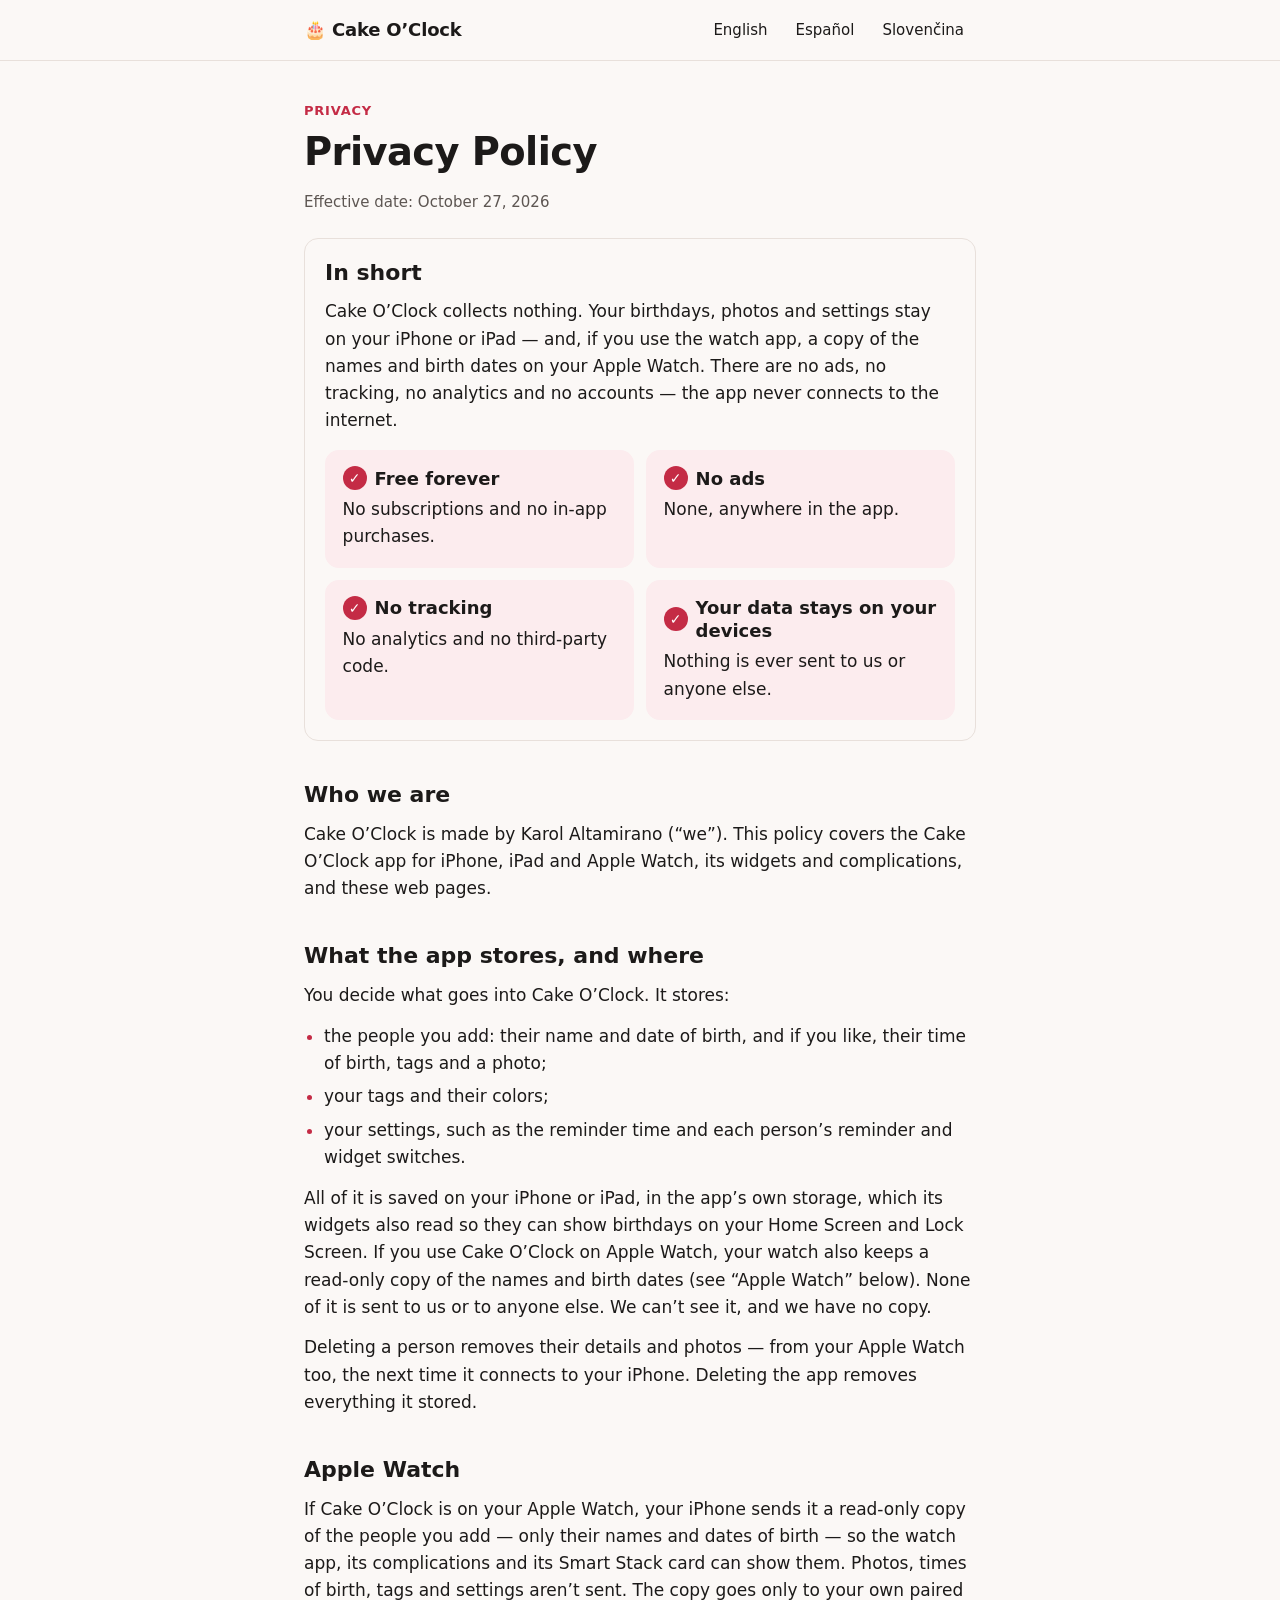
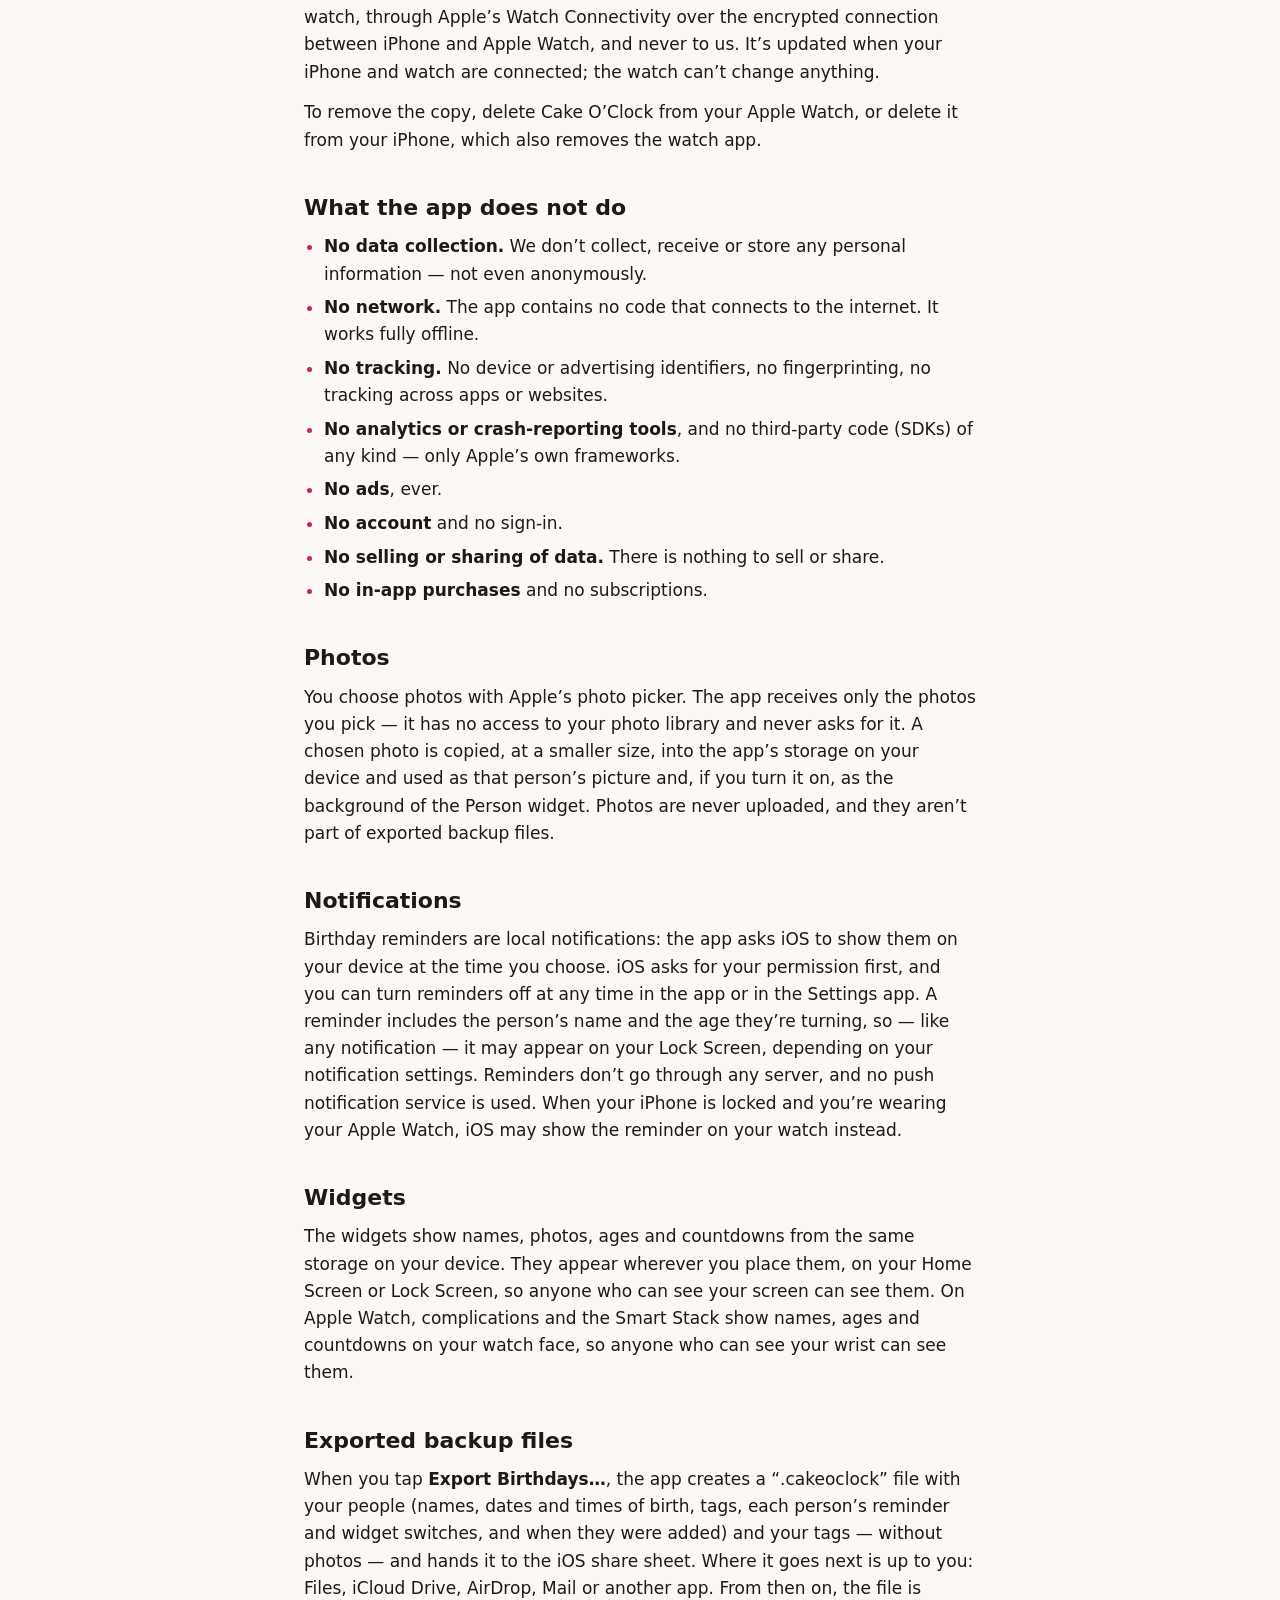
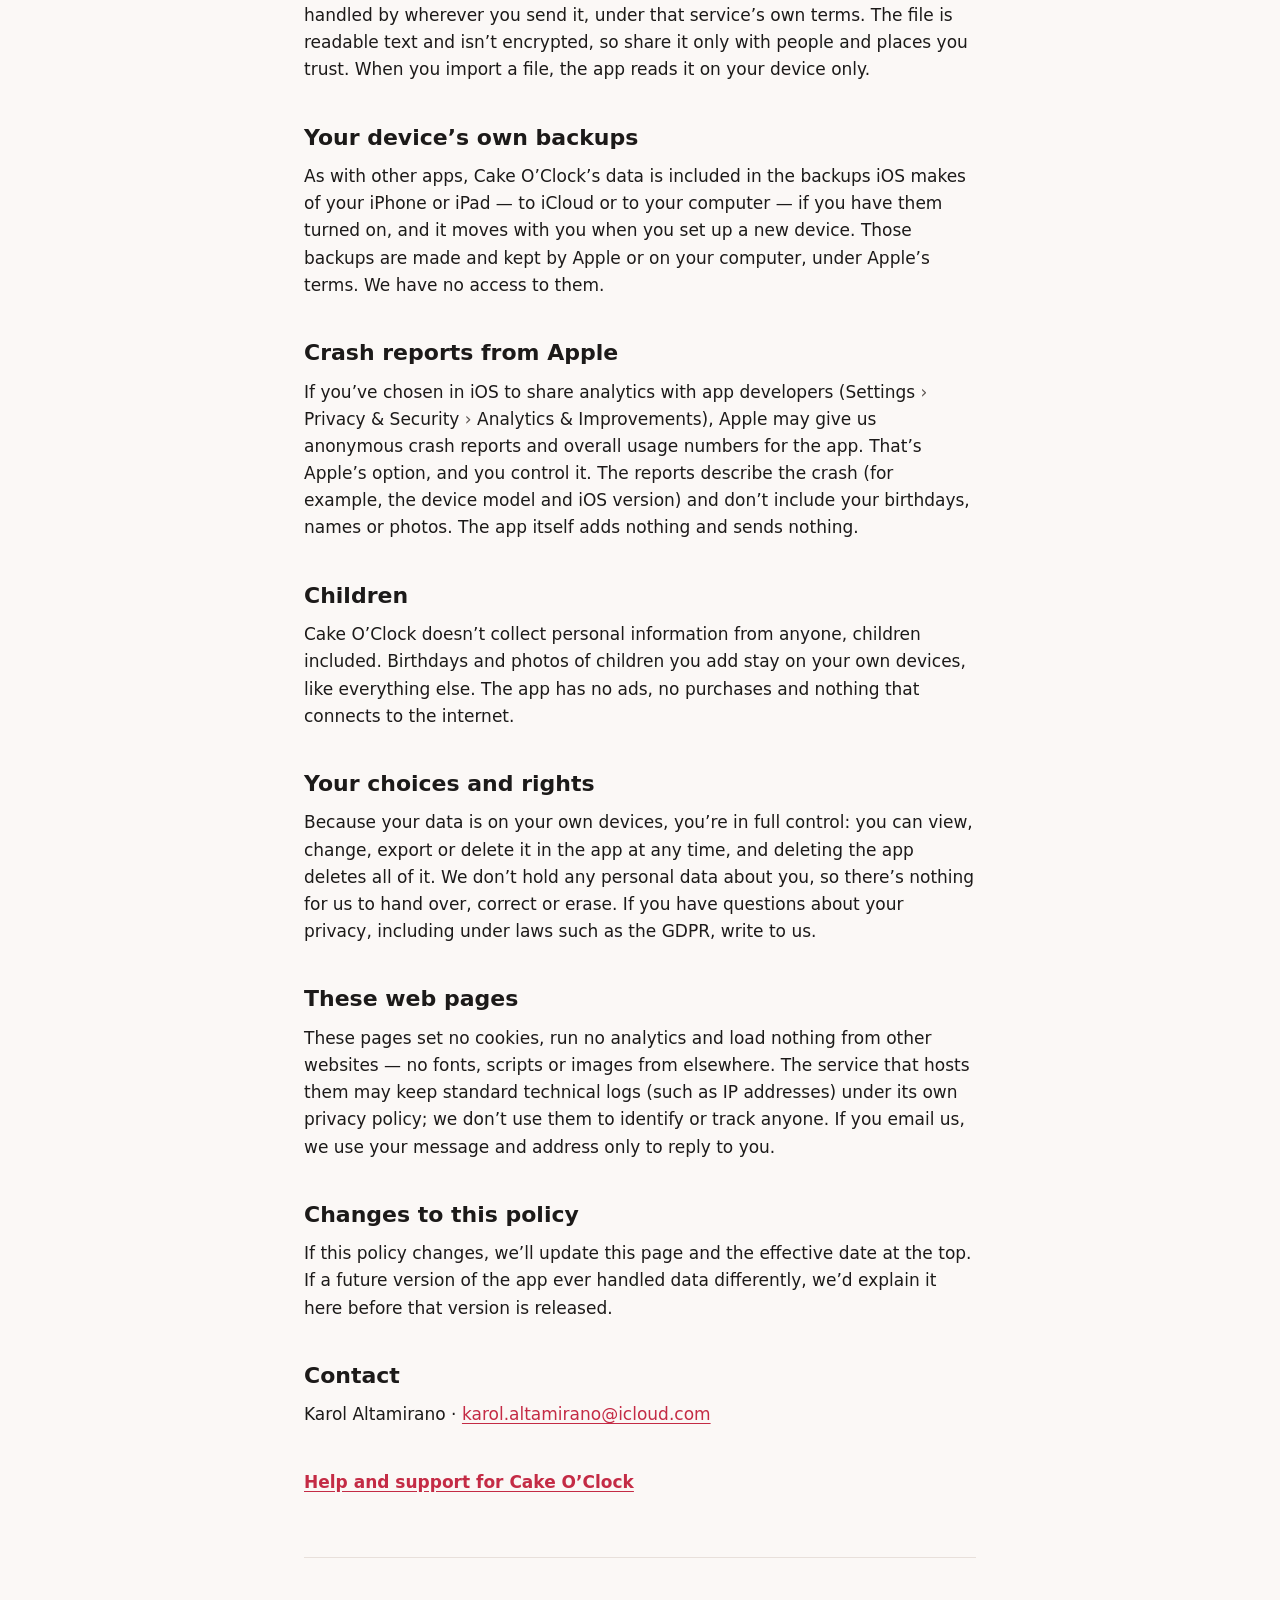
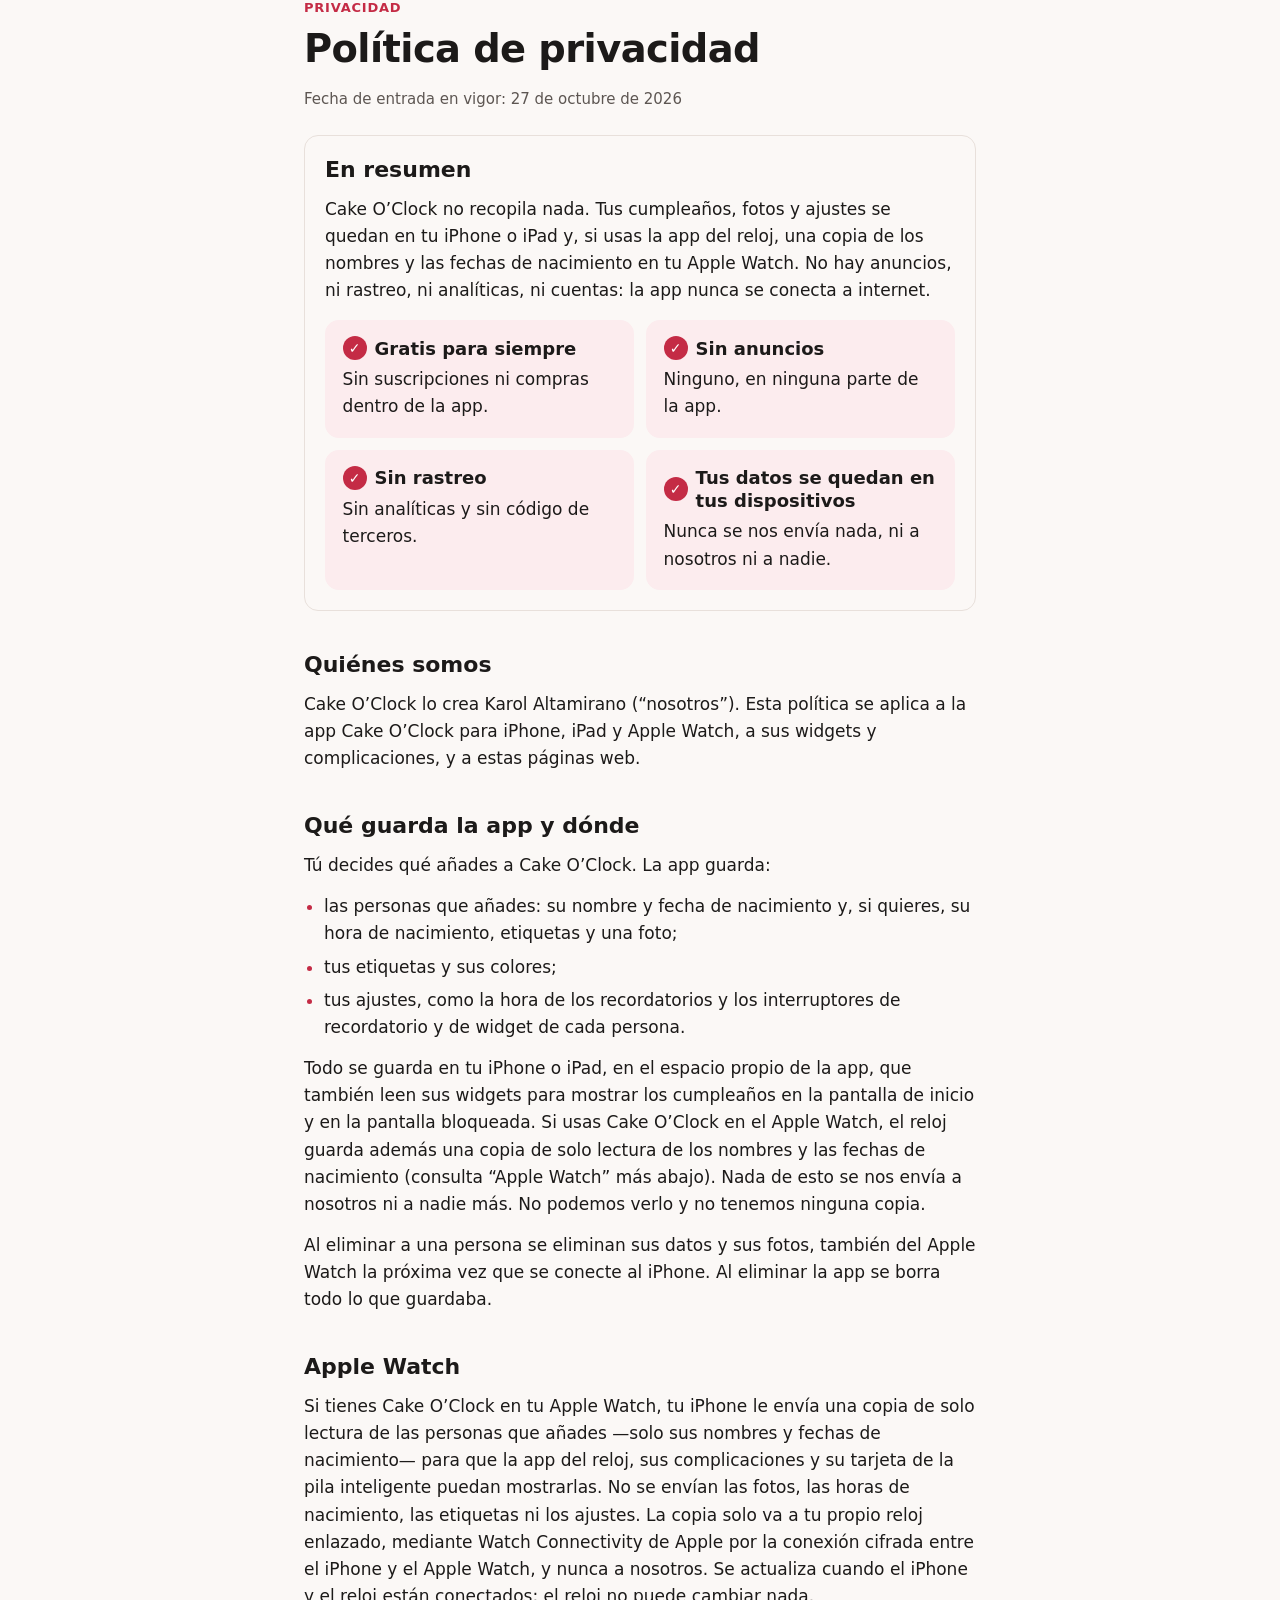
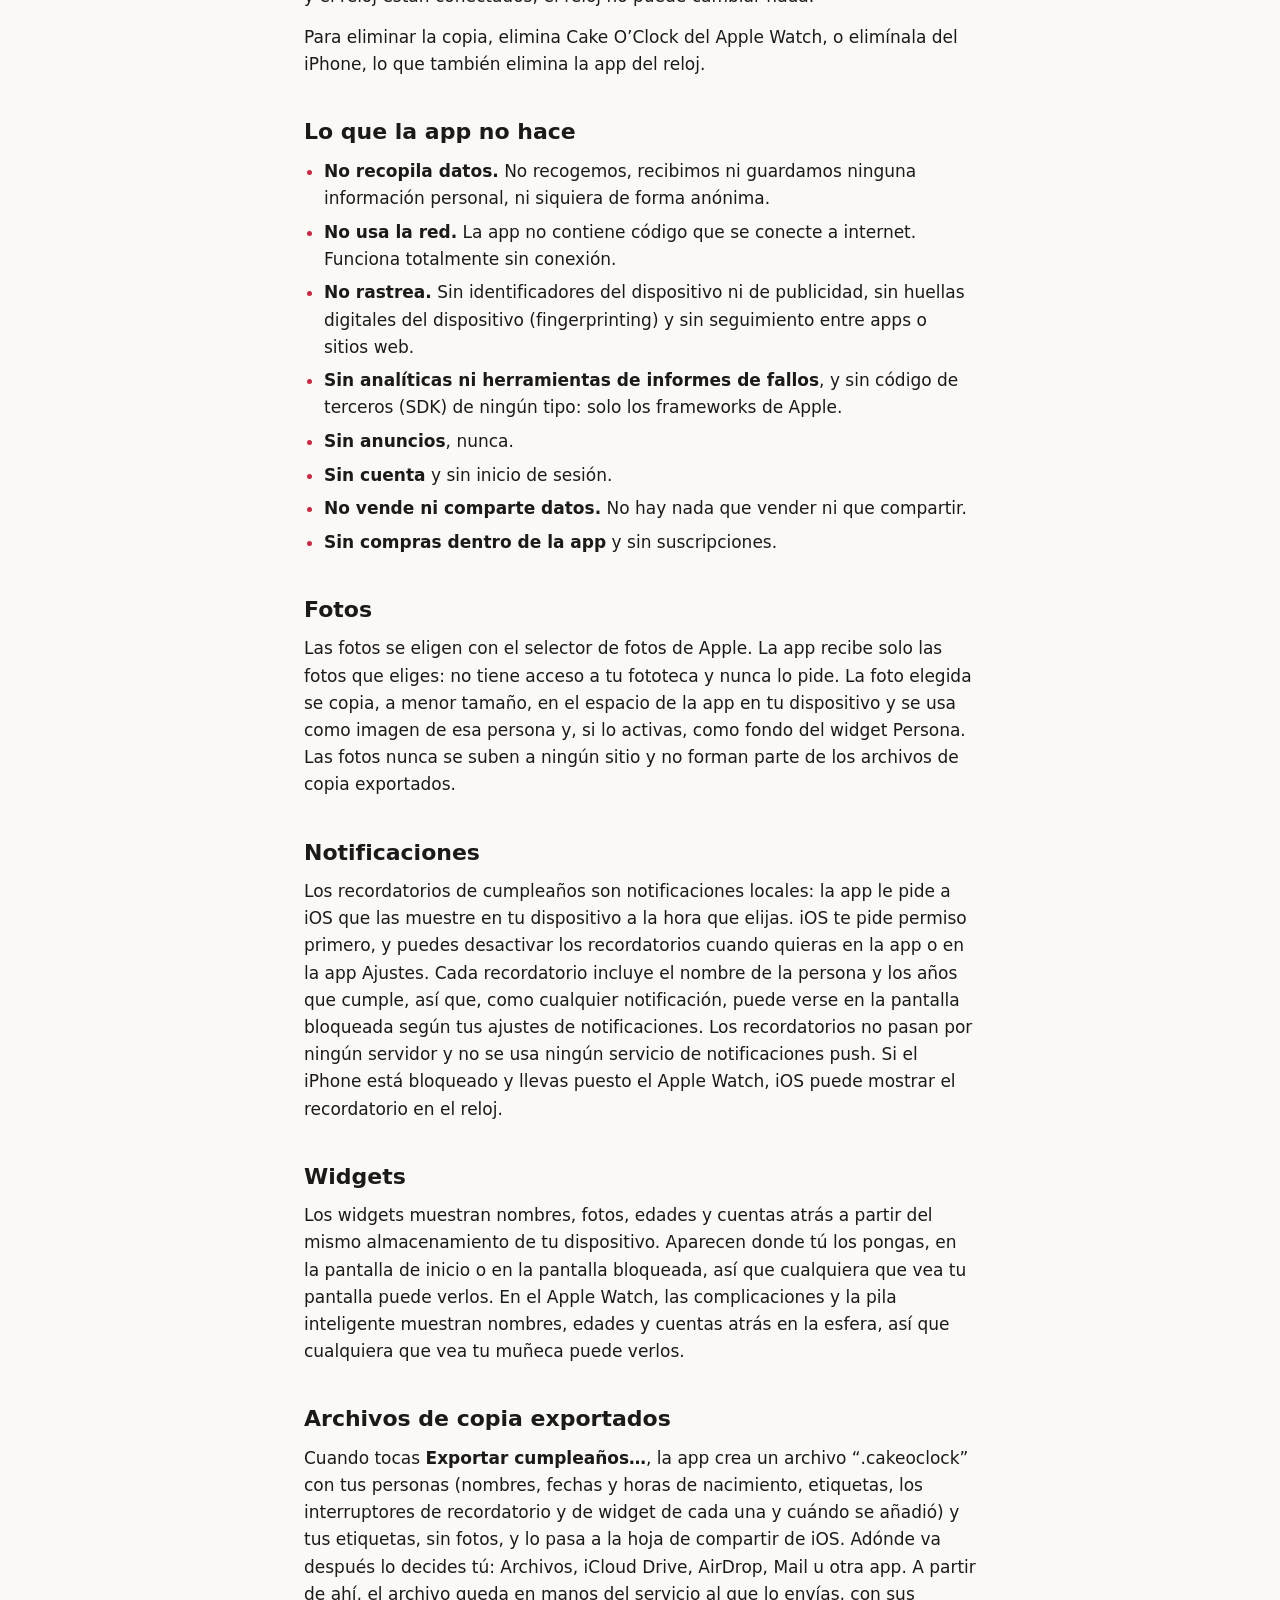
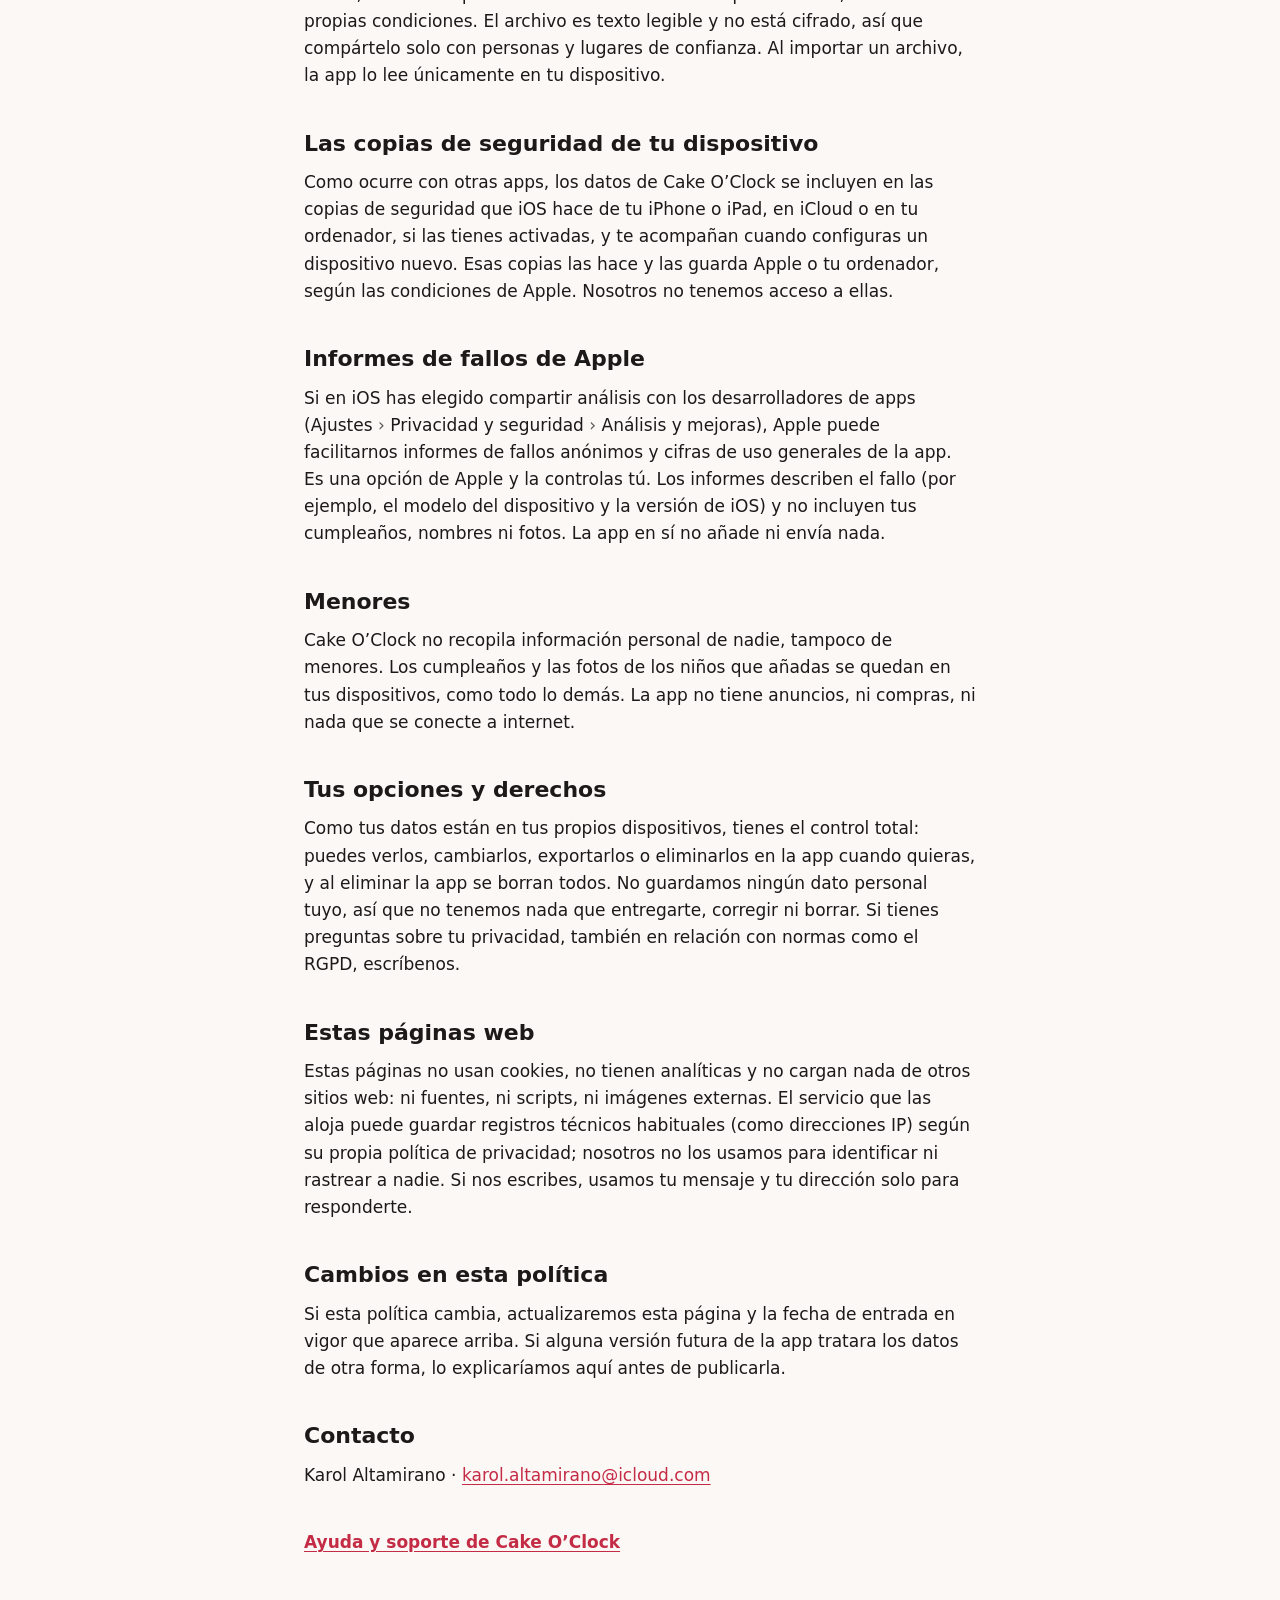
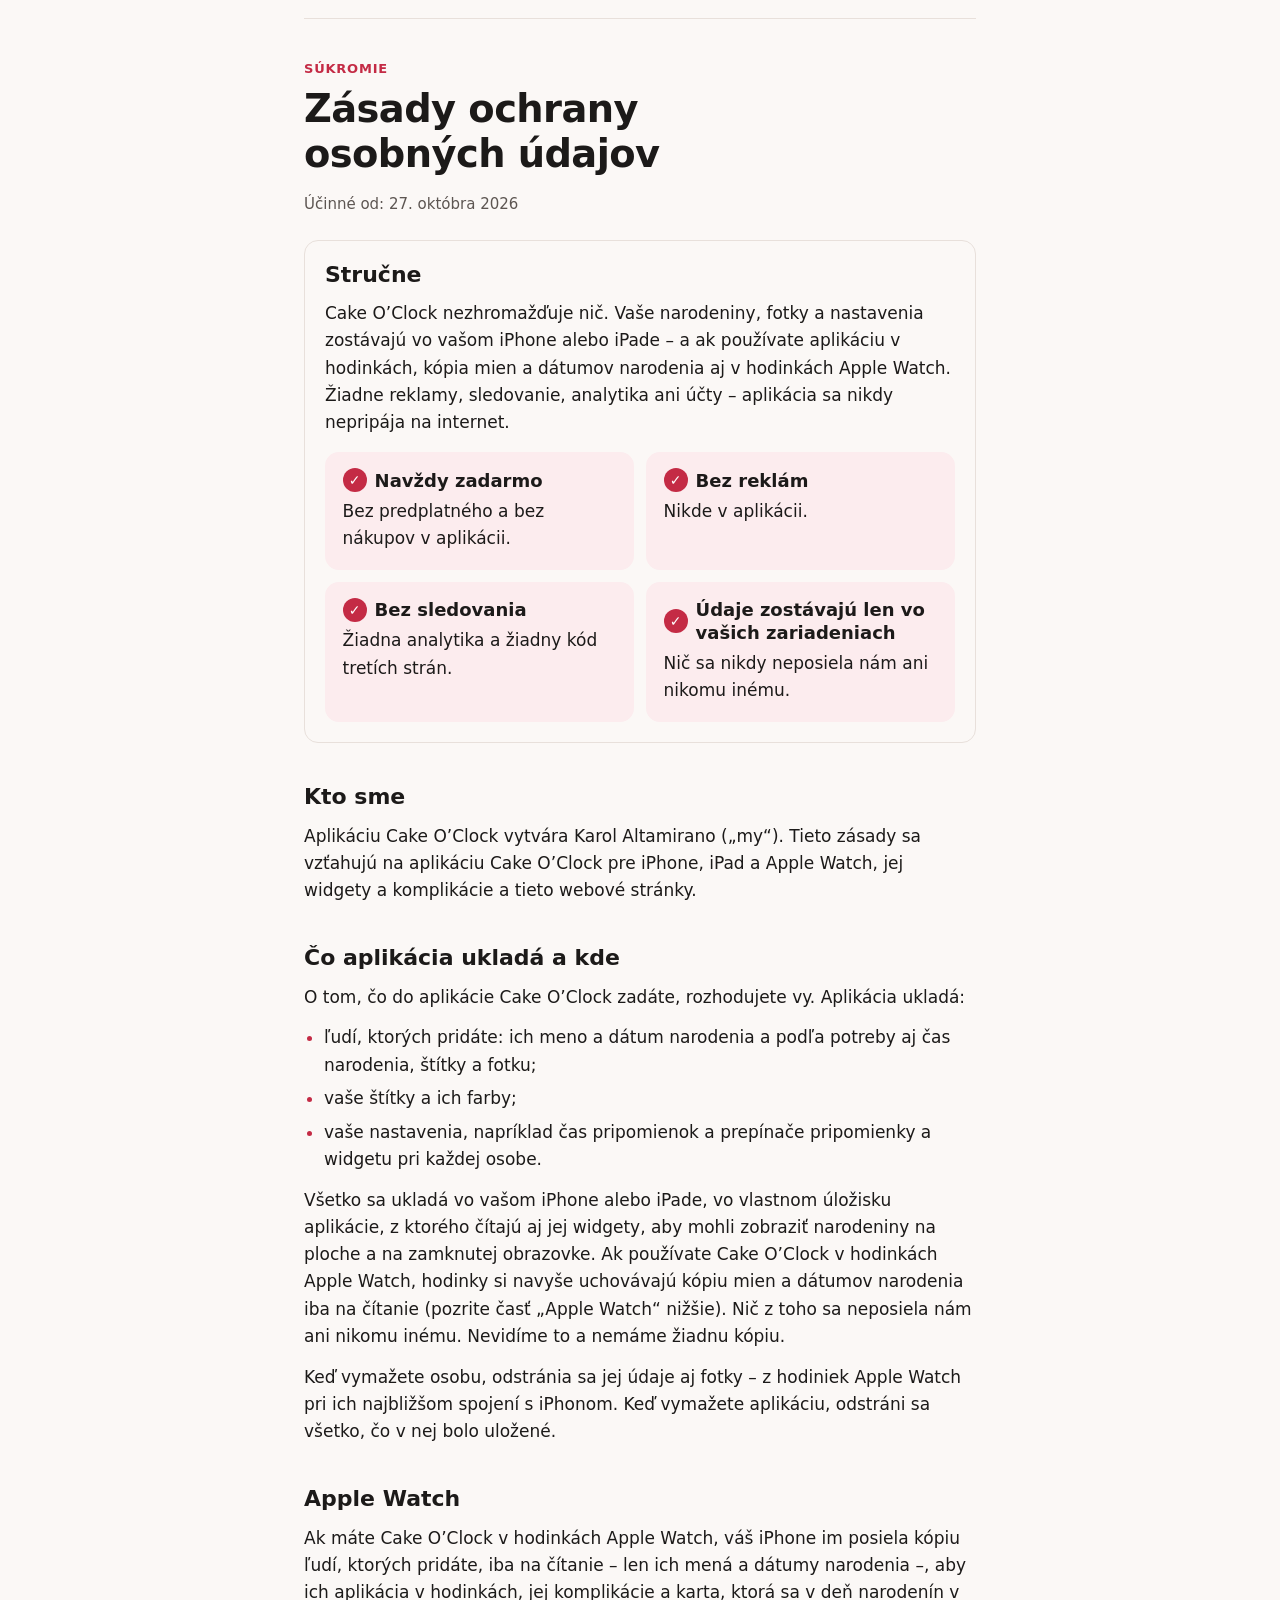
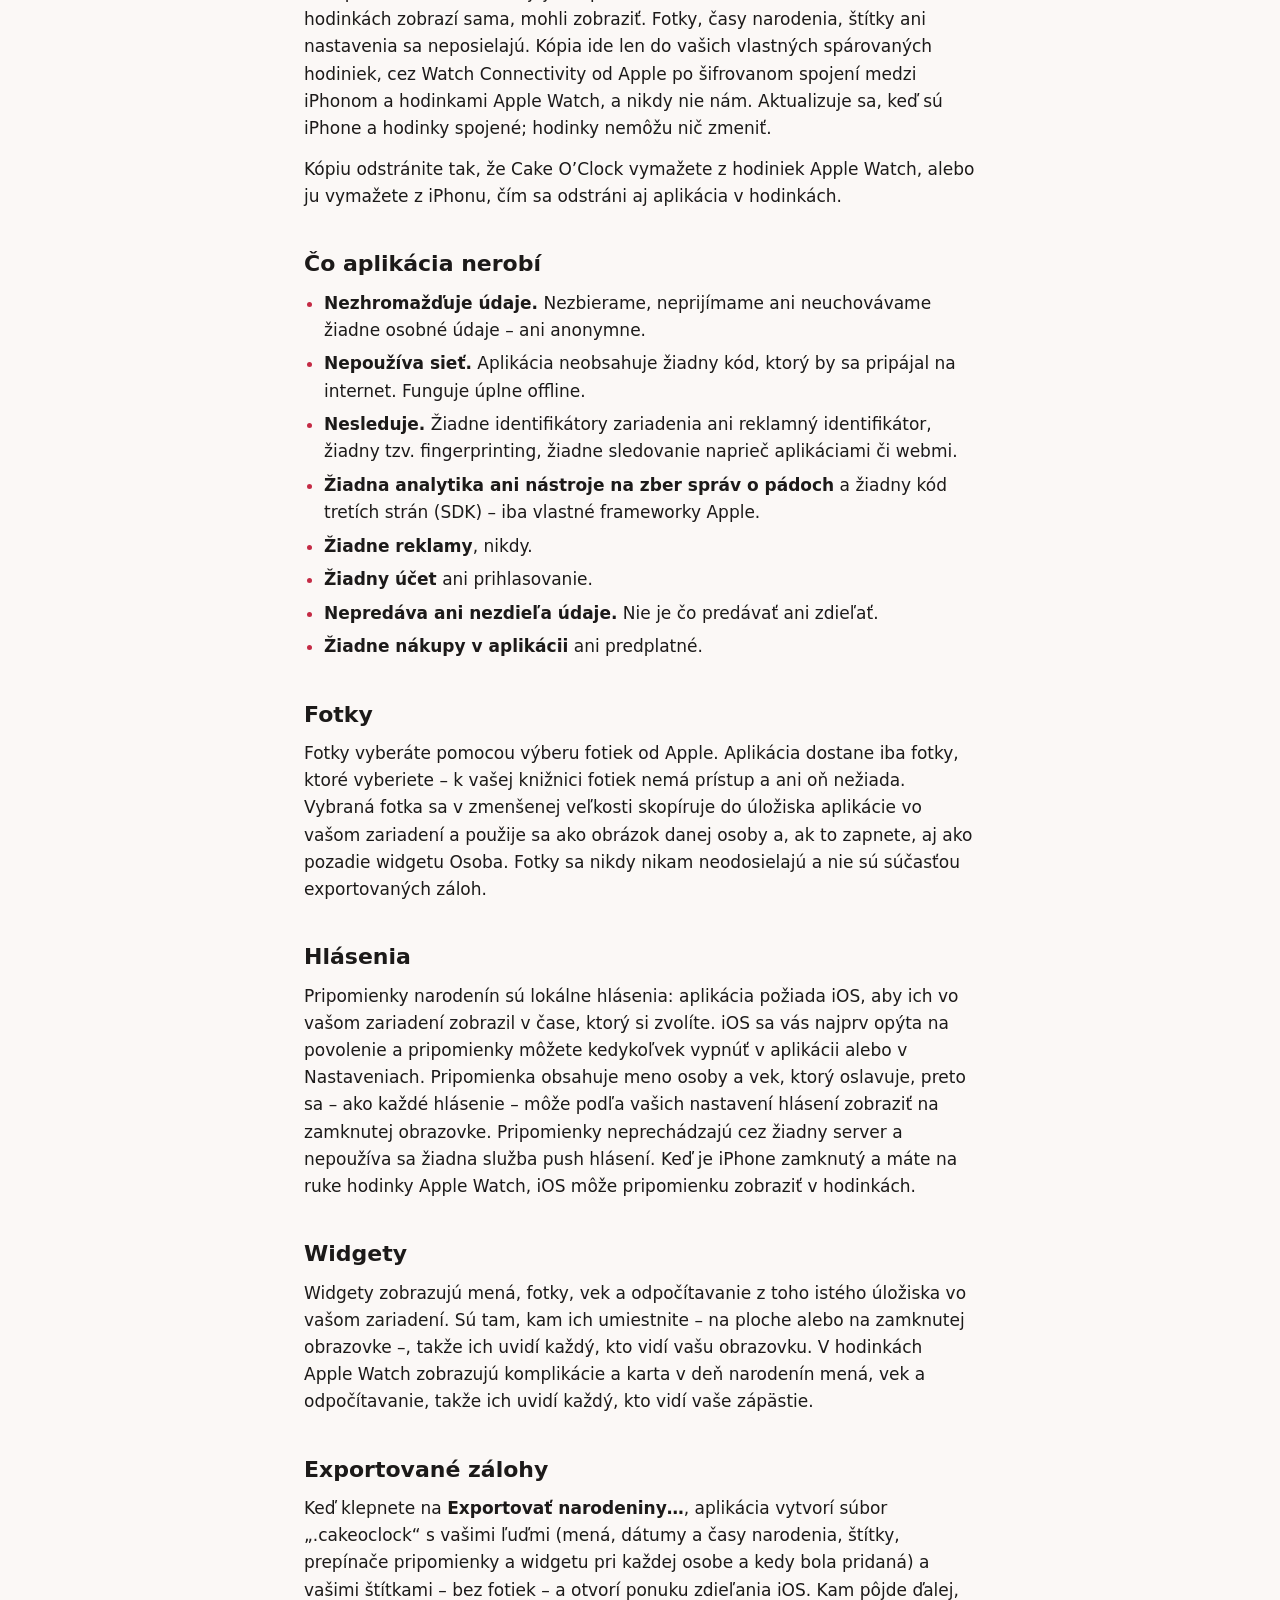
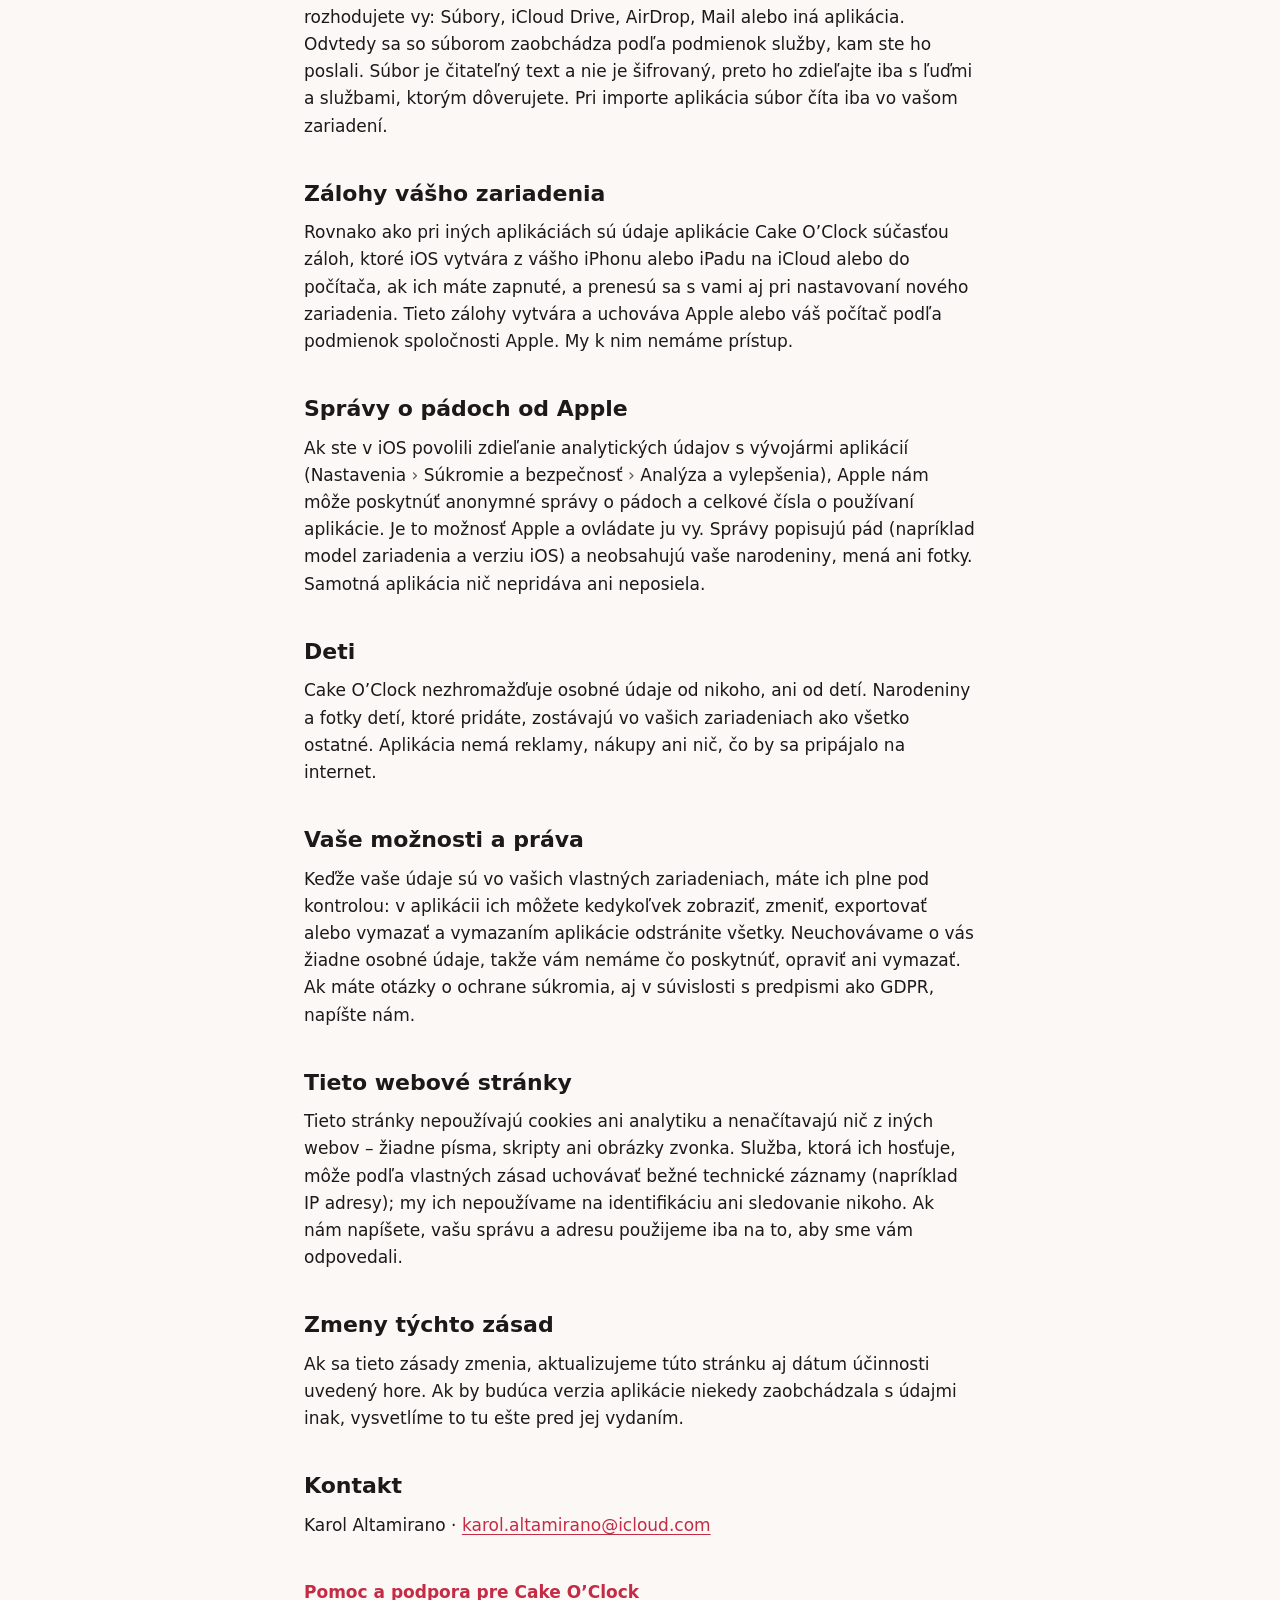
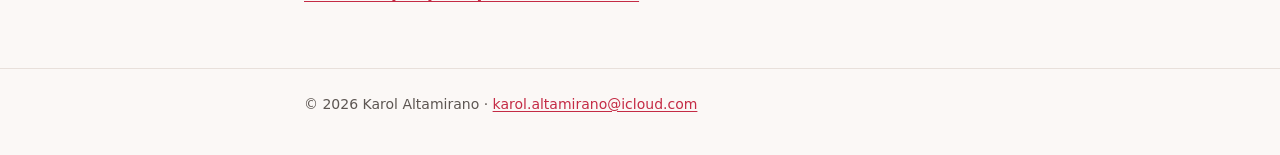
<file: cake-oclock/privacy.html>
<!doctype html>
<html lang="en">
<head>
<meta charset="utf-8">
<meta http-equiv="Content-Security-Policy" content="default-src 'none'; style-src 'self'; img-src data:; script-src 'sha256-N5DJVS61CTNhJYS8jGOUVEd6axPyo+72Nivdk3tEoIU='; base-uri 'none'; form-action 'none'">
<meta name="viewport" content="width=device-width, initial-scale=1">
<meta name="color-scheme" content="light dark">
<meta name="referrer" content="no-referrer">
<meta name="description" content="Privacy policy for Cake O’Clock: the app collects nothing. No ads, no tracking, no analytics, no internet — your birthdays stay on your own devices.">
<title>Cake O’Clock — Privacy Policy</title>
<link rel="icon" href="data:image/svg+xml,%3Csvg xmlns='http://www.w3.org/2000/svg' viewBox='0 0 100 100'%3E%3Ctext y='.9em' font-size='90'%3E%F0%9F%8E%82%3C/text%3E%3C/svg%3E">
<link rel="stylesheet" href="style.css">
</head>
<body>

<header class="site">
  <div class="wrap bar">
    <h1 class="brand"><a href="index.html"><span aria-hidden="true">🎂</span> Cake O’Clock</a></h1>
    <nav class="langs" aria-label="Language · Idioma · Jazyk">
      <ul>
        <li><a href="#en" hreflang="en" lang="en">English</a></li>
        <li><a href="#es" hreflang="es" lang="es">Español</a></li>
        <li><a href="#sk" hreflang="sk" lang="sk">Slovenčina</a></li>
      </ul>
    </nav>
  </div>
</header>

<main class="wrap">

<!-- ============================== English ============================== -->
<section id="en" lang="en" data-title="Cake O’Clock — Privacy Policy" aria-labelledby="en-title">
  <p class="kicker">Privacy</p>
  <h2 id="en-title">Privacy Policy</h2>
  <p class="meta">Effective date: <time datetime="2026-10-27">October 27, 2026</time></p>

  <div class="summary">
    <h3>In short</h3>
    <p>Cake O’Clock collects nothing. Your birthdays, photos and settings stay on your iPhone or iPad — and, if you use the watch app, a copy of the names and birth dates on your Apple Watch. There are no ads, no tracking, no analytics and no accounts — the app never connects to the internet.</p>
    <ul class="promises">
      <li><h4>Free forever</h4><p>No subscriptions and no in-app purchases.</p></li>
      <li><h4>No ads</h4><p>None, anywhere in the app.</p></li>
      <li><h4>No tracking</h4><p>No analytics and no third-party code.</p></li>
      <li><h4>Your data stays on your devices</h4><p>Nothing is ever sent to us or anyone else.</p></li>
    </ul>
  </div>

  <h3>Who we are</h3>
  <p>Cake O’Clock is made by Karol Altamirano (“we”). This policy covers the Cake O’Clock app for iPhone, iPad and Apple Watch, its widgets and complications, and these web pages.</p>

  <h3>What the app stores, and where</h3>
  <p>You decide what goes into Cake O’Clock. It stores:</p>
  <ul>
    <li>the people you add: their name and date of birth, and if you like, their time of birth, tags and a photo;</li>
    <li>your tags and their colors;</li>
    <li>your settings, such as the reminder time and each person’s reminder and widget switches.</li>
  </ul>
  <p>All of it is saved on your iPhone or iPad, in the app’s own storage, which its widgets also read so they can show birthdays on your Home Screen and Lock Screen. If you use Cake O’Clock on Apple Watch, your watch also keeps a read-only copy of the names and birth dates (see “Apple Watch” below). None of it is sent to us or to anyone else. We can’t see it, and we have no copy.</p>
  <p>Deleting a person removes their details and photos — from your Apple Watch too, the next time it connects to your iPhone. Deleting the app removes everything it stored.</p>

  <h3>Apple Watch</h3>
  <p>If Cake O’Clock is on your Apple Watch, your iPhone sends it a read-only copy of the people you add — only their names and dates of birth — so the watch app, its complications and its Smart Stack card can show them. Photos, times of birth, tags and settings aren’t sent. The copy goes only to your own paired watch, through Apple’s Watch Connectivity over the encrypted connection between iPhone and Apple Watch, and never to us. It’s updated when your iPhone and watch are connected; the watch can’t change anything.</p>
  <p>To remove the copy, delete Cake O’Clock from your Apple Watch, or delete it from your iPhone, which also removes the watch app.</p>

  <h3>What the app does not do</h3>
  <ul>
    <li><strong>No data collection.</strong> We don’t collect, receive or store any personal information — not even anonymously.</li>
    <li><strong>No network.</strong> The app contains no code that connects to the internet. It works fully offline.</li>
    <li><strong>No tracking.</strong> No device or advertising identifiers, no fingerprinting, no tracking across apps or websites.</li>
    <li><strong>No analytics or crash-reporting tools</strong>, and no third-party code (SDKs) of any kind — only Apple’s own frameworks.</li>
    <li><strong>No ads</strong>, ever.</li>
    <li><strong>No account</strong> and no sign-in.</li>
    <li><strong>No selling or sharing of data.</strong> There is nothing to sell or share.</li>
    <li><strong>No in-app purchases</strong> and no subscriptions.</li>
  </ul>

  <h3>Photos</h3>
  <p>You choose photos with Apple’s photo picker. The app receives only the photos you pick — it has no access to your photo library and never asks for it. A chosen photo is copied, at a smaller size, into the app’s storage on your device and used as that person’s picture and, if you turn it on, as the background of the Person widget. Photos are never uploaded, and they aren’t part of exported backup files.</p>

  <h3>Notifications</h3>
  <p>Birthday reminders are local notifications: the app asks iOS to show them on your device at the time you choose. iOS asks for your permission first, and you can turn reminders off at any time in the app or in the Settings app. A reminder includes the person’s name and the age they’re turning, so — like any notification — it may appear on your Lock Screen, depending on your notification settings. Reminders don’t go through any server, and no push notification service is used. When your iPhone is locked and you’re wearing your Apple Watch, iOS may show the reminder on your watch instead.</p>

  <h3>Widgets</h3>
  <p>The widgets show names, photos, ages and countdowns from the same storage on your device. They appear wherever you place them, on your Home Screen or Lock Screen, so anyone who can see your screen can see them. On Apple Watch, complications and the Smart Stack show names, ages and countdowns on your watch face, so anyone who can see your wrist can see them.</p>

  <h3>Exported backup files</h3>
  <p>When you tap <b>Export Birthdays…</b>, the app creates a “.cakeoclock” file with your people (names, dates and times of birth, tags, each person’s reminder and widget switches, and when they were added) and your tags — without photos — and hands it to the iOS share sheet. Where it goes next is up to you: Files, iCloud Drive, AirDrop, Mail or another app. From then on, the file is handled by wherever you send it, under that service’s own terms. The file is readable text and isn’t encrypted, so share it only with people and places you trust. When you import a file, the app reads it on your device only.</p>

  <h3>Your device’s own backups</h3>
  <p>As with other apps, Cake O’Clock’s data is included in the backups iOS makes of your iPhone or iPad — to iCloud or to your computer — if you have them turned on, and it moves with you when you set up a new device. Those backups are made and kept by Apple or on your computer, under Apple’s terms. We have no access to them.</p>

  <h3>Crash reports from Apple</h3>
  <p>If you’ve chosen in iOS to share analytics with app developers (Settings <span class="arr" aria-hidden="true">›</span> Privacy &amp; Security <span class="arr" aria-hidden="true">›</span> Analytics &amp; Improvements), Apple may give us anonymous crash reports and overall usage numbers for the app. That’s Apple’s option, and you control it. The reports describe the crash (for example, the device model and iOS version) and don’t include your birthdays, names or photos. The app itself adds nothing and sends nothing.</p>

  <h3>Children</h3>
  <p>Cake O’Clock doesn’t collect personal information from anyone, children included. Birthdays and photos of children you add stay on your own devices, like everything else. The app has no ads, no purchases and nothing that connects to the internet.</p>

  <h3>Your choices and rights</h3>
  <p>Because your data is on your own devices, you’re in full control: you can view, change, export or delete it in the app at any time, and deleting the app deletes all of it. We don’t hold any personal data about you, so there’s nothing for us to hand over, correct or erase. If you have questions about your privacy, including under laws such as the GDPR, write to us.</p>

  <h3>These web pages</h3>
  <p>These pages set no cookies, run no analytics and load nothing from other websites — no fonts, scripts or images from elsewhere. The service that hosts them may keep standard technical logs (such as IP addresses) under its own privacy policy; we don’t use them to identify or track anyone. If you email us, we use your message and address only to reply to you.</p>

  <h3>Changes to this policy</h3>
  <p>If this policy changes, we’ll update this page and the effective date at the top. If a future version of the app ever handled data differently, we’d explain it here before that version is released.</p>

  <h3>Contact</h3>
  <p>Karol Altamirano · <a href="mailto:karol.altamirano@icloud.com">karol.altamirano@icloud.com</a></p>

  <p class="more"><a href="index.html#en">Help and support for Cake O’Clock</a></p>
</section>

<!-- ============================== Español ============================== -->
<section id="es" lang="es" data-title="Cake O’Clock — Política de privacidad" aria-labelledby="es-title">
  <p class="kicker">Privacidad</p>
  <h2 id="es-title">Política de privacidad</h2>
  <p class="meta">Fecha de entrada en vigor: <time datetime="2026-10-27">27 de octubre de 2026</time></p>

  <div class="summary">
    <h3>En resumen</h3>
    <p>Cake O’Clock no recopila nada. Tus cumpleaños, fotos y ajustes se quedan en tu iPhone o iPad y, si usas la app del reloj, una copia de los nombres y las fechas de nacimiento en tu Apple Watch. No hay anuncios, ni rastreo, ni analíticas, ni cuentas: la app nunca se conecta a internet.</p>
    <ul class="promises">
      <li><h4>Gratis para siempre</h4><p>Sin suscripciones ni compras dentro de la app.</p></li>
      <li><h4>Sin anuncios</h4><p>Ninguno, en ninguna parte de la app.</p></li>
      <li><h4>Sin rastreo</h4><p>Sin analíticas y sin código de terceros.</p></li>
      <li><h4>Tus datos se quedan en tus dispositivos</h4><p>Nunca se nos envía nada, ni a nosotros ni a nadie.</p></li>
    </ul>
  </div>

  <h3>Quiénes somos</h3>
  <p>Cake O’Clock lo crea Karol Altamirano (“nosotros”). Esta política se aplica a la app Cake O’Clock para iPhone, iPad y Apple Watch, a sus widgets y complicaciones, y a estas páginas web.</p>

  <h3>Qué guarda la app y dónde</h3>
  <p>Tú decides qué añades a Cake O’Clock. La app guarda:</p>
  <ul>
    <li>las personas que añades: su nombre y fecha de nacimiento y, si quieres, su hora de nacimiento, etiquetas y una foto;</li>
    <li>tus etiquetas y sus colores;</li>
    <li>tus ajustes, como la hora de los recordatorios y los interruptores de recordatorio y de widget de cada persona.</li>
  </ul>
  <p>Todo se guarda en tu iPhone o iPad, en el espacio propio de la app, que también leen sus widgets para mostrar los cumpleaños en la pantalla de inicio y en la pantalla bloqueada. Si usas Cake O’Clock en el Apple Watch, el reloj guarda además una copia de solo lectura de los nombres y las fechas de nacimiento (consulta “Apple Watch” más abajo). Nada de esto se nos envía a nosotros ni a nadie más. No podemos verlo y no tenemos ninguna copia.</p>
  <p>Al eliminar a una persona se eliminan sus datos y sus fotos, también del Apple Watch la próxima vez que se conecte al iPhone. Al eliminar la app se borra todo lo que guardaba.</p>

  <h3>Apple Watch</h3>
  <p>Si tienes Cake O’Clock en tu Apple Watch, tu iPhone le envía una copia de solo lectura de las personas que añades —solo sus nombres y fechas de nacimiento— para que la app del reloj, sus complicaciones y su tarjeta de la pila inteligente puedan mostrarlas. No se envían las fotos, las horas de nacimiento, las etiquetas ni los ajustes. La copia solo va a tu propio reloj enlazado, mediante Watch Connectivity de Apple por la conexión cifrada entre el iPhone y el Apple Watch, y nunca a nosotros. Se actualiza cuando el iPhone y el reloj están conectados; el reloj no puede cambiar nada.</p>
  <p>Para eliminar la copia, elimina Cake O’Clock del Apple Watch, o elimínala del iPhone, lo que también elimina la app del reloj.</p>

  <h3>Lo que la app no hace</h3>
  <ul>
    <li><strong>No recopila datos.</strong> No recogemos, recibimos ni guardamos ninguna información personal, ni siquiera de forma anónima.</li>
    <li><strong>No usa la red.</strong> La app no contiene código que se conecte a internet. Funciona totalmente sin conexión.</li>
    <li><strong>No rastrea.</strong> Sin identificadores del dispositivo ni de publicidad, sin huellas digitales del dispositivo (fingerprinting) y sin seguimiento entre apps o sitios web.</li>
    <li><strong>Sin analíticas ni herramientas de informes de fallos</strong>, y sin código de terceros (SDK) de ningún tipo: solo los frameworks de Apple.</li>
    <li><strong>Sin anuncios</strong>, nunca.</li>
    <li><strong>Sin cuenta</strong> y sin inicio de sesión.</li>
    <li><strong>No vende ni comparte datos.</strong> No hay nada que vender ni que compartir.</li>
    <li><strong>Sin compras dentro de la app</strong> y sin suscripciones.</li>
  </ul>

  <h3>Fotos</h3>
  <p>Las fotos se eligen con el selector de fotos de Apple. La app recibe solo las fotos que eliges: no tiene acceso a tu fototeca y nunca lo pide. La foto elegida se copia, a menor tamaño, en el espacio de la app en tu dispositivo y se usa como imagen de esa persona y, si lo activas, como fondo del widget Persona. Las fotos nunca se suben a ningún sitio y no forman parte de los archivos de copia exportados.</p>

  <h3>Notificaciones</h3>
  <p>Los recordatorios de cumpleaños son notificaciones locales: la app le pide a iOS que las muestre en tu dispositivo a la hora que elijas. iOS te pide permiso primero, y puedes desactivar los recordatorios cuando quieras en la app o en la app Ajustes. Cada recordatorio incluye el nombre de la persona y los años que cumple, así que, como cualquier notificación, puede verse en la pantalla bloqueada según tus ajustes de notificaciones. Los recordatorios no pasan por ningún servidor y no se usa ningún servicio de notificaciones push. Si el iPhone está bloqueado y llevas puesto el Apple Watch, iOS puede mostrar el recordatorio en el reloj.</p>

  <h3>Widgets</h3>
  <p>Los widgets muestran nombres, fotos, edades y cuentas atrás a partir del mismo almacenamiento de tu dispositivo. Aparecen donde tú los pongas, en la pantalla de inicio o en la pantalla bloqueada, así que cualquiera que vea tu pantalla puede verlos. En el Apple Watch, las complicaciones y la pila inteligente muestran nombres, edades y cuentas atrás en la esfera, así que cualquiera que vea tu muñeca puede verlos.</p>

  <h3>Archivos de copia exportados</h3>
  <p>Cuando tocas <b>Exportar cumpleaños…</b>, la app crea un archivo “.cakeoclock” con tus personas (nombres, fechas y horas de nacimiento, etiquetas, los interruptores de recordatorio y de widget de cada una y cuándo se añadió) y tus etiquetas, sin fotos, y lo pasa a la hoja de compartir de iOS. Adónde va después lo decides tú: Archivos, iCloud Drive, AirDrop, Mail u otra app. A partir de ahí, el archivo queda en manos del servicio al que lo envías, con sus propias condiciones. El archivo es texto legible y no está cifrado, así que compártelo solo con personas y lugares de confianza. Al importar un archivo, la app lo lee únicamente en tu dispositivo.</p>

  <h3>Las copias de seguridad de tu dispositivo</h3>
  <p>Como ocurre con otras apps, los datos de Cake O’Clock se incluyen en las copias de seguridad que iOS hace de tu iPhone o iPad, en iCloud o en tu ordenador, si las tienes activadas, y te acompañan cuando configuras un dispositivo nuevo. Esas copias las hace y las guarda Apple o tu ordenador, según las condiciones de Apple. Nosotros no tenemos acceso a ellas.</p>

  <h3>Informes de fallos de Apple</h3>
  <p>Si en iOS has elegido compartir análisis con los desarrolladores de apps (Ajustes <span class="arr" aria-hidden="true">›</span> Privacidad y seguridad <span class="arr" aria-hidden="true">›</span> Análisis y mejoras), Apple puede facilitarnos informes de fallos anónimos y cifras de uso generales de la app. Es una opción de Apple y la controlas tú. Los informes describen el fallo (por ejemplo, el modelo del dispositivo y la versión de iOS) y no incluyen tus cumpleaños, nombres ni fotos. La app en sí no añade ni envía nada.</p>

  <h3>Menores</h3>
  <p>Cake O’Clock no recopila información personal de nadie, tampoco de menores. Los cumpleaños y las fotos de los niños que añadas se quedan en tus dispositivos, como todo lo demás. La app no tiene anuncios, ni compras, ni nada que se conecte a internet.</p>

  <h3>Tus opciones y derechos</h3>
  <p>Como tus datos están en tus propios dispositivos, tienes el control total: puedes verlos, cambiarlos, exportarlos o eliminarlos en la app cuando quieras, y al eliminar la app se borran todos. No guardamos ningún dato personal tuyo, así que no tenemos nada que entregarte, corregir ni borrar. Si tienes preguntas sobre tu privacidad, también en relación con normas como el RGPD, escríbenos.</p>

  <h3>Estas páginas web</h3>
  <p>Estas páginas no usan cookies, no tienen analíticas y no cargan nada de otros sitios web: ni fuentes, ni scripts, ni imágenes externas. El servicio que las aloja puede guardar registros técnicos habituales (como direcciones IP) según su propia política de privacidad; nosotros no los usamos para identificar ni rastrear a nadie. Si nos escribes, usamos tu mensaje y tu dirección solo para responderte.</p>

  <h3>Cambios en esta política</h3>
  <p>Si esta política cambia, actualizaremos esta página y la fecha de entrada en vigor que aparece arriba. Si alguna versión futura de la app tratara los datos de otra forma, lo explicaríamos aquí antes de publicarla.</p>

  <h3>Contacto</h3>
  <p>Karol Altamirano · <a href="mailto:karol.altamirano@icloud.com">karol.altamirano@icloud.com</a></p>

  <p class="more"><a href="index.html#es">Ayuda y soporte de Cake O’Clock</a></p>
</section>

<!-- ============================== Slovenčina ============================== -->
<section id="sk" lang="sk" data-title="Cake O’Clock — Zásady ochrany osobných údajov" aria-labelledby="sk-title">
  <p class="kicker">Súkromie</p>
  <h2 id="sk-title">Zásady ochrany osobných údajov</h2>
  <p class="meta">Účinné od: <time datetime="2026-10-27">27. októbra 2026</time></p>

  <div class="summary">
    <h3>Stručne</h3>
    <p>Cake O’Clock nezhromažďuje nič. Vaše narodeniny, fotky a nastavenia zostávajú vo vašom iPhone alebo iPade – a ak používate aplikáciu v hodinkách, kópia mien a dátumov narodenia aj v hodinkách Apple Watch. Žiadne reklamy, sledovanie, analytika ani účty – aplikácia sa nikdy nepripája na internet.</p>
    <ul class="promises">
      <li><h4>Navždy zadarmo</h4><p>Bez predplatného a bez nákupov v aplikácii.</p></li>
      <li><h4>Bez reklám</h4><p>Nikde v aplikácii.</p></li>
      <li><h4>Bez sledovania</h4><p>Žiadna analytika a žiadny kód tretích strán.</p></li>
      <li><h4>Údaje zostávajú len vo vašich zariadeniach</h4><p>Nič sa nikdy neposiela nám ani nikomu inému.</p></li>
    </ul>
  </div>

  <h3>Kto sme</h3>
  <p>Aplikáciu Cake O’Clock vytvára Karol Altamirano („my“). Tieto zásady sa vzťahujú na aplikáciu Cake O’Clock pre iPhone, iPad a Apple Watch, jej widgety a komplikácie a tieto webové stránky.</p>

  <h3>Čo aplikácia ukladá a kde</h3>
  <p>O tom, čo do aplikácie Cake O’Clock zadáte, rozhodujete vy. Aplikácia ukladá:</p>
  <ul>
    <li>ľudí, ktorých pridáte: ich meno a dátum narodenia a podľa potreby aj čas narodenia, štítky a fotku;</li>
    <li>vaše štítky a ich farby;</li>
    <li>vaše nastavenia, napríklad čas pripomienok a prepínače pripomienky a widgetu pri každej osobe.</li>
  </ul>
  <p>Všetko sa ukladá vo vašom iPhone alebo iPade, vo vlastnom úložisku aplikácie, z ktorého čítajú aj jej widgety, aby mohli zobraziť narodeniny na ploche a na zamknutej obrazovke. Ak používate Cake O’Clock v hodinkách Apple Watch, hodinky si navyše uchovávajú kópiu mien a dátumov narodenia iba na čítanie (pozrite časť „Apple Watch“ nižšie). Nič z toho sa neposiela nám ani nikomu inému. Nevidíme to a nemáme žiadnu kópiu.</p>
  <p>Keď vymažete osobu, odstránia sa jej údaje aj fotky – z hodiniek Apple Watch pri ich najbližšom spojení s iPhonom. Keď vymažete aplikáciu, odstráni sa všetko, čo v nej bolo uložené.</p>

  <h3>Apple Watch</h3>
  <p>Ak máte Cake O’Clock v hodinkách Apple Watch, váš iPhone im posiela kópiu ľudí, ktorých pridáte, iba na čítanie – len ich mená a dátumy narodenia –, aby ich aplikácia v hodinkách, jej komplikácie a karta, ktorá sa v deň narodenín v hodinkách zobrazí sama, mohli zobraziť. Fotky, časy narodenia, štítky ani nastavenia sa neposielajú. Kópia ide len do vašich vlastných spárovaných hodiniek, cez Watch Connectivity od Apple po šifrovanom spojení medzi iPhonom a hodinkami Apple Watch, a nikdy nie nám. Aktualizuje sa, keď sú iPhone a hodinky spojené; hodinky nemôžu nič zmeniť.</p>
  <p>Kópiu odstránite tak, že Cake O’Clock vymažete z hodiniek Apple Watch, alebo ju vymažete z iPhonu, čím sa odstráni aj aplikácia v hodinkách.</p>

  <h3>Čo aplikácia nerobí</h3>
  <ul>
    <li><strong>Nezhromažďuje údaje.</strong> Nezbierame, neprijímame ani neuchovávame žiadne osobné údaje – ani anonymne.</li>
    <li><strong>Nepoužíva sieť.</strong> Aplikácia neobsahuje žiadny kód, ktorý by sa pripájal na internet. Funguje úplne offline.</li>
    <li><strong>Nesleduje.</strong> Žiadne identifikátory zariadenia ani reklamný identifikátor, žiadny tzv. fingerprinting, žiadne sledovanie naprieč aplikáciami či webmi.</li>
    <li><strong>Žiadna analytika ani nástroje na zber správ o pádoch</strong> a žiadny kód tretích strán (SDK) – iba vlastné frameworky Apple.</li>
    <li><strong>Žiadne reklamy</strong>, nikdy.</li>
    <li><strong>Žiadny účet</strong> ani prihlasovanie.</li>
    <li><strong>Nepredáva ani nezdieľa údaje.</strong> Nie je čo predávať ani zdieľať.</li>
    <li><strong>Žiadne nákupy v aplikácii</strong> ani predplatné.</li>
  </ul>

  <h3>Fotky</h3>
  <p>Fotky vyberáte pomocou výberu fotiek od Apple. Aplikácia dostane iba fotky, ktoré vyberiete – k vašej knižnici fotiek nemá prístup a ani oň nežiada. Vybraná fotka sa v zmenšenej veľkosti skopíruje do úložiska aplikácie vo vašom zariadení a použije sa ako obrázok danej osoby a, ak to zapnete, aj ako pozadie widgetu Osoba. Fotky sa nikdy nikam neodosielajú a nie sú súčasťou exportovaných záloh.</p>

  <h3>Hlásenia</h3>
  <p>Pripomienky narodenín sú lokálne hlásenia: aplikácia požiada iOS, aby ich vo vašom zariadení zobrazil v čase, ktorý si zvolíte. iOS sa vás najprv opýta na povolenie a pripomienky môžete kedykoľvek vypnúť v aplikácii alebo v Nastaveniach. Pripomienka obsahuje meno osoby a vek, ktorý oslavuje, preto sa – ako každé hlásenie – môže podľa vašich nastavení hlásení zobraziť na zamknutej obrazovke. Pripomienky neprechádzajú cez žiadny server a nepoužíva sa žiadna služba push hlásení. Keď je iPhone zamknutý a máte na ruke hodinky Apple Watch, iOS môže pripomienku zobraziť v hodinkách.</p>

  <h3>Widgety</h3>
  <p>Widgety zobrazujú mená, fotky, vek a odpočítavanie z toho istého úložiska vo vašom zariadení. Sú tam, kam ich umiestnite – na ploche alebo na zamknutej obrazovke –, takže ich uvidí každý, kto vidí vašu obrazovku. V hodinkách Apple Watch zobrazujú komplikácie a karta v deň narodenín mená, vek a odpočítavanie, takže ich uvidí každý, kto vidí vaše zápästie.</p>

  <h3>Exportované zálohy</h3>
  <p>Keď klepnete na <b>Exportovať narodeniny…</b>, aplikácia vytvorí súbor „.cakeoclock“ s vašimi ľuďmi (mená, dátumy a časy narodenia, štítky, prepínače pripomienky a widgetu pri každej osobe a kedy bola pridaná) a vašimi štítkami – bez fotiek – a otvorí ponuku zdieľania iOS. Kam pôjde ďalej, rozhodujete vy: Súbory, iCloud Drive, AirDrop, Mail alebo iná aplikácia. Odvtedy sa so súborom zaobchádza podľa podmienok služby, kam ste ho poslali. Súbor je čitateľný text a nie je šifrovaný, preto ho zdieľajte iba s ľuďmi a službami, ktorým dôverujete. Pri importe aplikácia súbor číta iba vo vašom zariadení.</p>

  <h3>Zálohy vášho zariadenia</h3>
  <p>Rovnako ako pri iných aplikáciách sú údaje aplikácie Cake O’Clock súčasťou záloh, ktoré iOS vytvára z vášho iPhonu alebo iPadu na iCloud alebo do počítača, ak ich máte zapnuté, a prenesú sa s vami aj pri nastavovaní nového zariadenia. Tieto zálohy vytvára a uchováva Apple alebo váš počítač podľa podmienok spoločnosti Apple. My k nim nemáme prístup.</p>

  <h3>Správy o pádoch od Apple</h3>
  <p>Ak ste v iOS povolili zdieľanie analytických údajov s vývojármi aplikácií (Nastavenia <span class="arr" aria-hidden="true">›</span> Súkromie a bezpečnosť <span class="arr" aria-hidden="true">›</span> Analýza a vylepšenia), Apple nám môže poskytnúť anonymné správy o pádoch a celkové čísla o používaní aplikácie. Je to možnosť Apple a ovládate ju vy. Správy popisujú pád (napríklad model zariadenia a verziu iOS) a neobsahujú vaše narodeniny, mená ani fotky. Samotná aplikácia nič nepridáva ani neposiela.</p>

  <h3>Deti</h3>
  <p>Cake O’Clock nezhromažďuje osobné údaje od nikoho, ani od detí. Narodeniny a fotky detí, ktoré pridáte, zostávajú vo vašich zariadeniach ako všetko ostatné. Aplikácia nemá reklamy, nákupy ani nič, čo by sa pripájalo na internet.</p>

  <h3>Vaše možnosti a práva</h3>
  <p>Keďže vaše údaje sú vo vašich vlastných zariadeniach, máte ich plne pod kontrolou: v aplikácii ich môžete kedykoľvek zobraziť, zmeniť, exportovať alebo vymazať a vymazaním aplikácie odstránite všetky. Neuchovávame o vás žiadne osobné údaje, takže vám nemáme čo poskytnúť, opraviť ani vymazať. Ak máte otázky o ochrane súkromia, aj v súvislosti s predpismi ako GDPR, napíšte nám.</p>

  <h3>Tieto webové stránky</h3>
  <p>Tieto stránky nepoužívajú cookies ani analytiku a nenačítavajú nič z iných webov – žiadne písma, skripty ani obrázky zvonka. Služba, ktorá ich hosťuje, môže podľa vlastných zásad uchovávať bežné technické záznamy (napríklad IP adresy); my ich nepoužívame na identifikáciu ani sledovanie nikoho. Ak nám napíšete, vašu správu a adresu použijeme iba na to, aby sme vám odpovedali.</p>

  <h3>Zmeny týchto zásad</h3>
  <p>Ak sa tieto zásady zmenia, aktualizujeme túto stránku aj dátum účinnosti uvedený hore. Ak by budúca verzia aplikácie niekedy zaobchádzala s údajmi inak, vysvetlíme to tu ešte pred jej vydaním.</p>

  <h3>Kontakt</h3>
  <p>Karol Altamirano · <a href="mailto:karol.altamirano@icloud.com">karol.altamirano@icloud.com</a></p>

  <p class="more"><a href="index.html#sk">Pomoc a podpora pre Cake O’Clock</a></p>
</section>

</main>

<footer class="site-foot">
  <div class="wrap">
    <p>© 2026 Karol Altamirano · <a href="mailto:karol.altamirano@icloud.com">karol.altamirano@icloud.com</a></p>
  </div>
</footer>

<script>
(function () {
  var ids = ["en", "es", "sk"], pick = location.hash.slice(1);
  if (ids.indexOf(pick) < 0) {
    var langs = navigator.languages || [navigator.language || ""];
    pick = "en";
    for (var i = 0; i < langs.length; i++) {
      var code = String(langs[i]).slice(0, 2).toLowerCase();
      if (ids.indexOf(code) >= 0) { pick = code; break; }
    }
  }
  var section = document.getElementById(pick);
  if (!section) return;
  section.parentNode.insertBefore(section, section.parentNode.firstElementChild);
  document.documentElement.lang = pick;
  document.title = section.getAttribute("data-title") || document.title;
})();
</script>
</body>
</html>
</file>
<file: cake-oclock/style.css>
/* Cake O’Clock — shared styles for the support and privacy pages.
   No web fonts, no images, nothing loaded from anywhere else. */

:root {
  color-scheme: light dark;
  --bg: #fbf8f6;
  --text: #1c1a19;
  --muted: #5d5652;
  --accent: #c42b45;      /* the app’s accent color (light) */
  --on-accent: #ffffff;
  --accent-soft: #fcecee;
  --line: #e8e0db;
  --radius: 14px;
}

@media (prefers-color-scheme: dark) {
  :root {
    --bg: #141213;
    --text: #f3eeeb;
    --muted: #b8afaa;
    --accent: #ff7a85;    /* the app’s accent color (dark) */
    --on-accent: #141213;
    --accent-soft: #2e1d20;
    --line: #3a3334;
  }
}

*, *::before, *::after { box-sizing: border-box; }

html {
  -webkit-text-size-adjust: 100%;
  text-size-adjust: 100%;
}

@media (prefers-reduced-motion: no-preference) {
  html { scroll-behavior: smooth; }
}

body {
  margin: 0;
  background: var(--bg);
  color: var(--text);
  font: 1.0625rem/1.6 -apple-system, BlinkMacSystemFont, system-ui, "Segoe UI", Roboto, "Helvetica Neue", Arial, sans-serif;
  overflow-wrap: break-word;
}

.wrap {
  max-width: 44rem;
  margin-inline: auto;
  padding-inline: 1rem;
}

/* Header: name and language switcher */

.site {
  background: var(--bg);
  border-bottom: 1px solid var(--line);
}

.bar {
  display: flex;
  flex-wrap: wrap;
  align-items: center;
  justify-content: space-between;
  gap: 0.25rem 1rem;
  padding-block: 0.5rem;
}

.brand {
  margin: 0;
  font-size: 1.125rem;
  font-weight: 700;
  letter-spacing: -0.01em;
}

.brand a { color: inherit; text-decoration: none; }

.langs ul {
  display: flex;
  flex-wrap: wrap;
  gap: 0.25rem;
  margin: 0;
  padding: 0;
  list-style: none;
}

.langs li { margin: 0; }

.langs a {
  display: inline-flex;
  align-items: center;
  min-height: 2.75rem;
  padding: 0 0.75rem;
  border-radius: 999px;
  color: var(--text);
  font-size: 0.9375rem;
  text-decoration: none;
}

.langs a:hover { background: var(--accent-soft); }

@media (min-width: 40rem) {
  .site { position: sticky; top: 0; z-index: 1; }
  main > section { scroll-margin-top: 4rem; }
}

/* Content */

main > section { padding-block: 2.5rem 3rem; }
main > section + section { border-top: 1px solid var(--line); }

.kicker {
  margin: 0 0 0.5rem;
  color: var(--accent);
  font-size: 0.8125rem;
  font-weight: 600;
  letter-spacing: 0.06em;
  text-transform: uppercase;
}

h2 {
  margin: 0 0 1rem;
  font-size: clamp(1.75rem, 1.35rem + 2vw, 2.4rem);
  line-height: 1.15;
  letter-spacing: -0.015em;
  text-wrap: balance;
}

h3 {
  margin: 2.5rem 0 0.75rem;
  font-size: 1.375rem;
  line-height: 1.25;
}

h4 {
  margin: 1.75rem 0 0.35rem;
  font-size: 1.0625rem;
  line-height: 1.35;
}

p { margin: 0 0 0.85rem; }

.lede { font-size: 1.1875rem; }

.meta { color: var(--muted); font-size: 0.9375rem; }

ul, ol { margin: 0 0 0.85rem; padding-left: 1.25rem; }
li + li { margin-top: 0.4rem; }
li::marker { color: var(--accent); }

b { font-weight: 600; }

.arr { color: var(--muted); }

a {
  color: var(--accent);
  text-underline-offset: 0.15em;
}

a:hover { text-decoration-thickness: 2px; }

a:focus-visible {
  outline: 2px solid var(--accent);
  outline-offset: 2px;
  border-radius: 4px;
}

/* The four promises */

.promises {
  display: grid;
  grid-template-columns: repeat(auto-fit, minmax(min(100%, 17rem), 1fr));
  gap: 0.75rem;
  margin: 1rem 0 0;
  padding: 0;
  list-style: none;
}

.promises li {
  margin: 0;
  padding: 1rem 1.1rem 1.1rem;
  border-radius: var(--radius);
  background: var(--accent-soft);
}

.promises h4 {
  display: flex;
  align-items: center;
  gap: 0.5rem;
  margin: 0 0 0.35rem;
  font-size: 1.125rem;
  line-height: 1.3;
}

.promises p { margin: 0; }

.promises h4::before {
  content: "✓";
  content: "✓" / "";
  display: inline-grid;
  place-items: center;
  flex: none;
  width: 1.5rem;
  height: 1.5rem;
  border-radius: 50%;
  background: var(--accent);
  color: var(--on-accent);
  font-size: 0.875rem;
}

.summary {
  margin: 1.5rem 0 0;
  padding: 1.25rem 1.25rem 0.5rem;
  border: 1px solid var(--line);
  border-radius: var(--radius);
}

.summary h3 { margin-top: 0; }
.summary .promises { margin-bottom: 0.75rem; }

.more { margin-top: 2.5rem; font-weight: 600; }

/* Footer */

.site-foot {
  border-top: 1px solid var(--line);
  padding-block: 1.5rem 2.5rem;
  color: var(--muted);
  font-size: 0.875rem;
}

.site-foot p { margin: 0; }

@media print {
  .site { position: static; }
  .langs { display: none; }
  main > section { break-before: page; }
  main > section:first-child { break-before: auto; }
}
</file>
